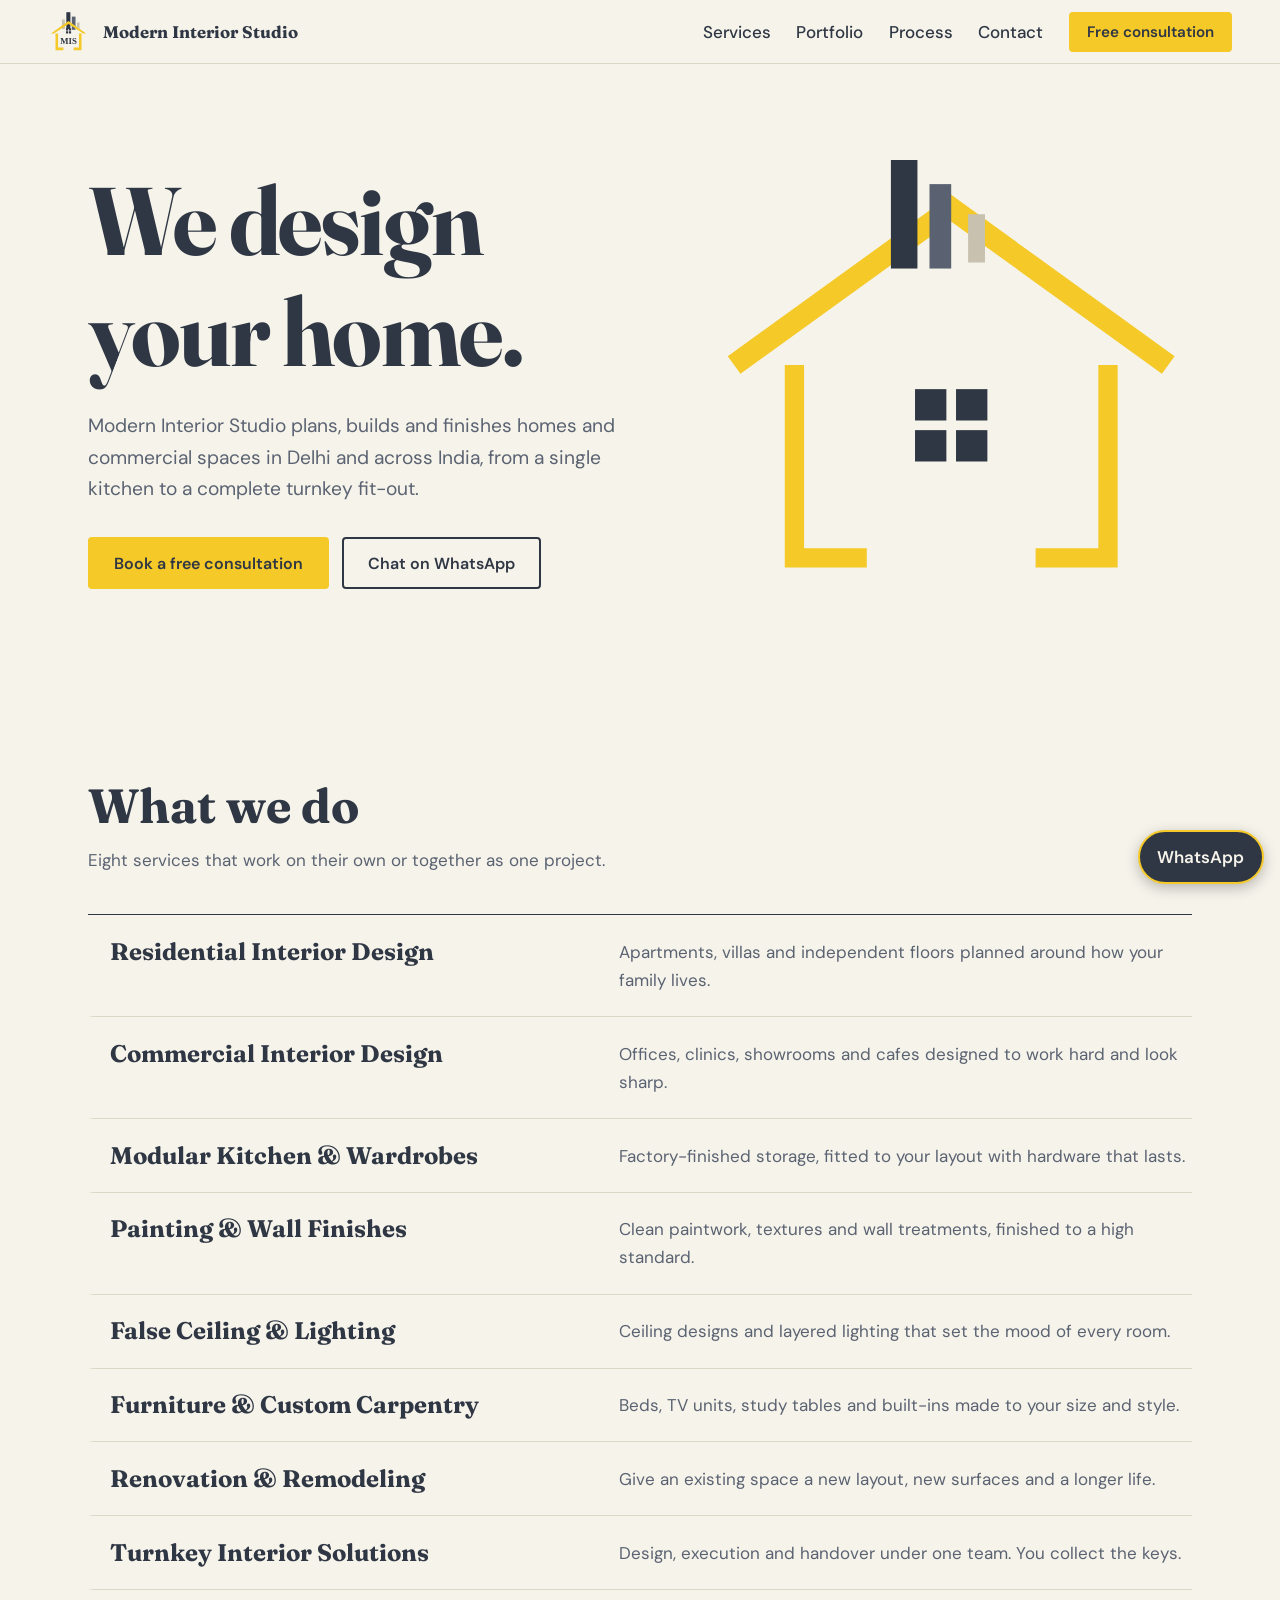
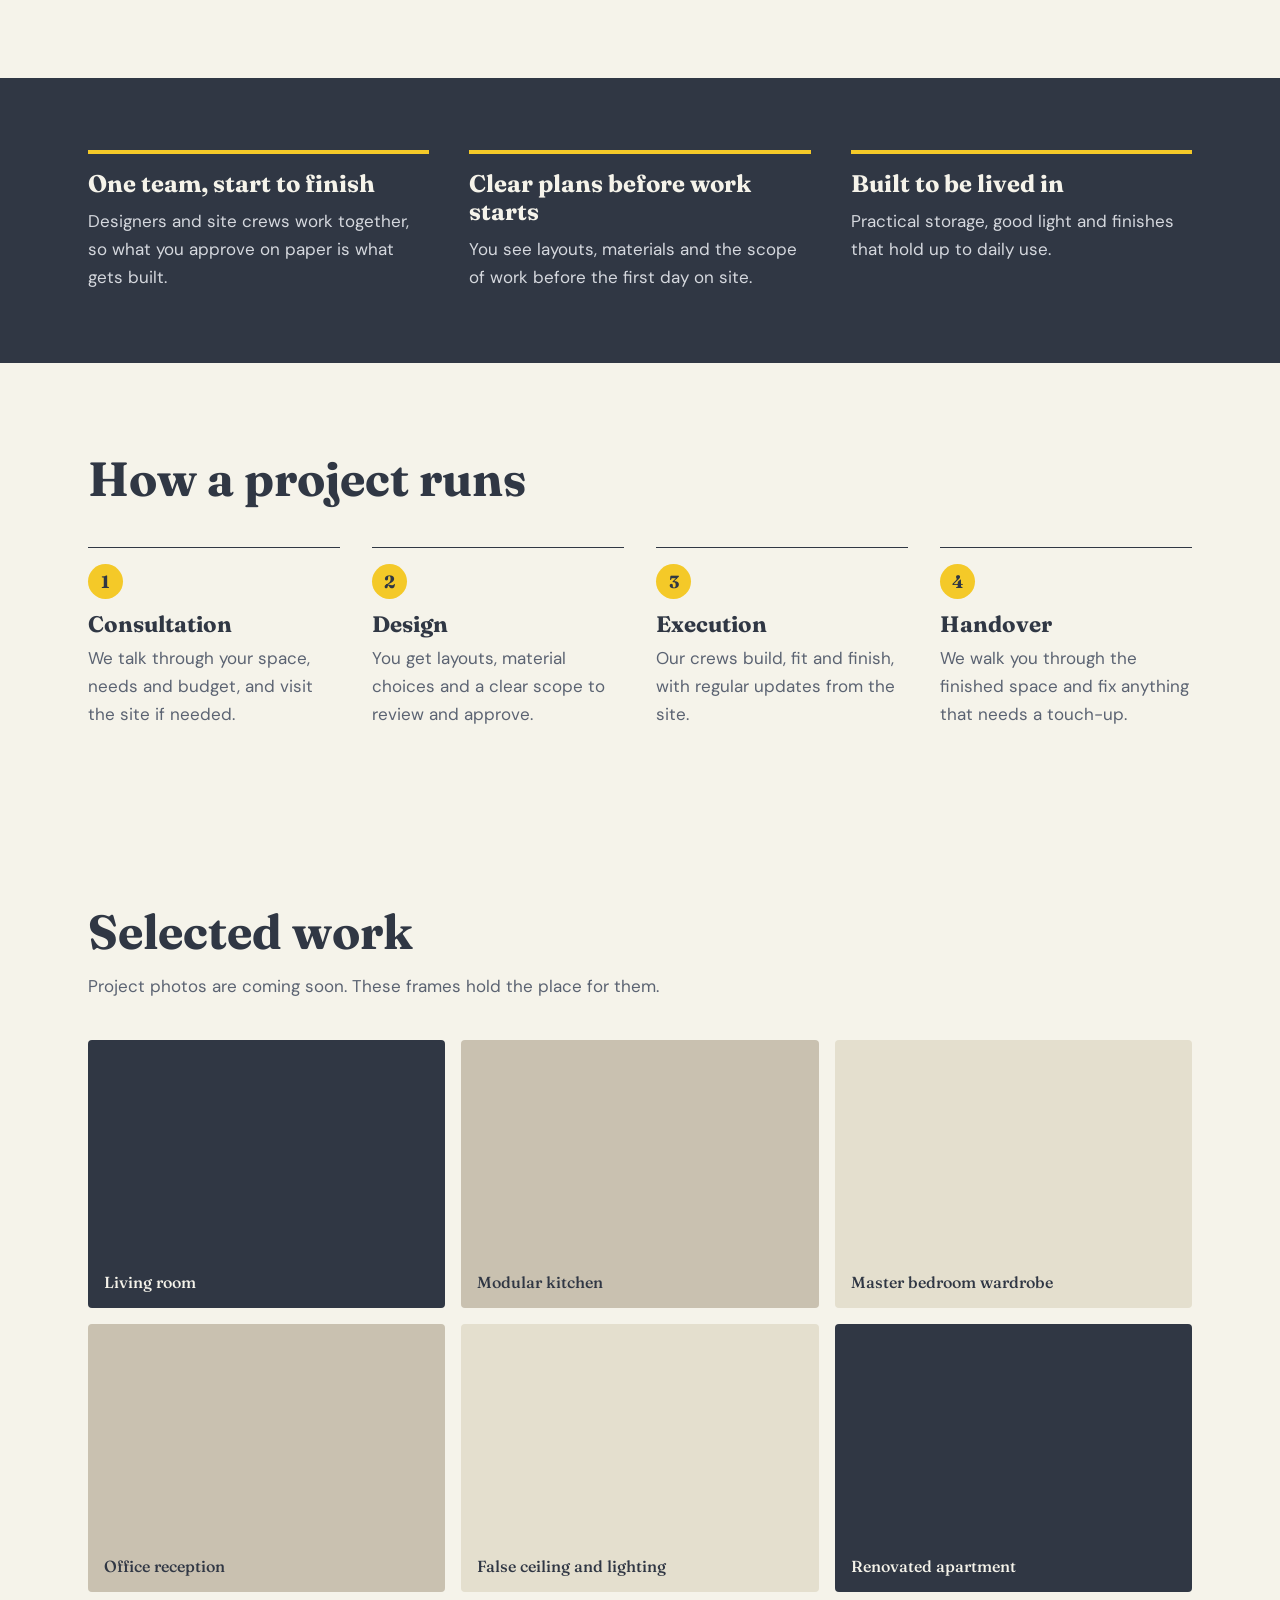
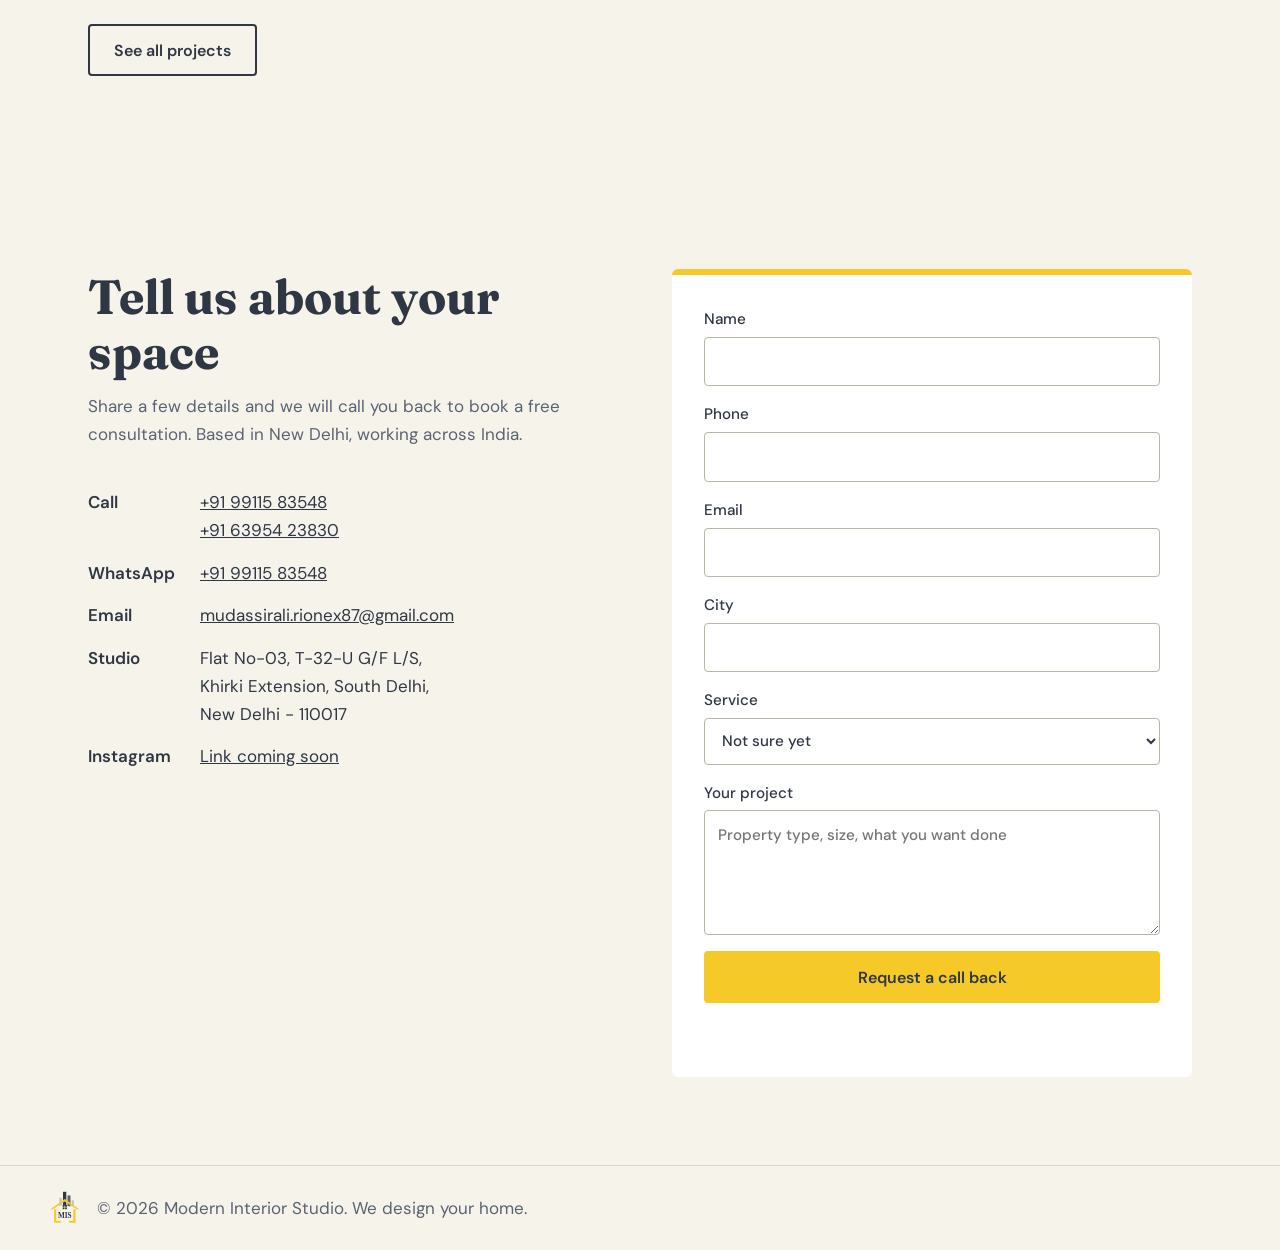
<file: index.html>
<!DOCTYPE html>
<html lang="en">
<head>
<meta charset="utf-8">
<meta name="viewport" content="width=device-width, initial-scale=1">
<title>Modern Interior Studio | Interior Designers in Delhi, Services Across India</title>
<meta name="description" content="Modern Interior Studio designs and builds homes and commercial spaces: modular kitchens, wardrobes, false ceilings, painting, carpentry, renovation and turnkey interiors. Based in Delhi, serving all of India.">
<link rel="canonical" href="https://moderninteriorstudio.com/">
<link rel="icon" href="logo.svg" type="image/svg+xml">
<meta property="og:title" content="Modern Interior Studio: we design your home">
<meta property="og:description" content="Residential and commercial interiors, modular kitchens, renovation and turnkey solutions. Delhi-based, PAN India.">
<meta property="og:type" content="website">
<meta property="og:url" content="https://moderninteriorstudio.com/">
<link rel="preconnect" href="https://fonts.googleapis.com">
<link rel="preconnect" href="https://fonts.gstatic.com" crossorigin>
<link href="https://fonts.googleapis.com/css2?family=DM+Sans:wght@400;500;600&family=Fraunces:ital,opsz,wght@0,9..144,500;0,9..144,700;1,9..144,400&display=swap" rel="stylesheet">
<link rel="stylesheet" href="styles.css">
<script type="application/ld+json">
{"@context":"https://schema.org","@type":"HomeAndConstructionBusiness","name":"Modern Interior Studio","url":"https://moderninteriorstudio.com","slogan":"we design your home","telephone":"+919911583548","email":"mudassirali.rionex87@gmail.com","address":{"@type":"PostalAddress","streetAddress":"Flat No-03, T-32-U G/F L/S, Khirki Extension","addressLocality":"New Delhi","addressRegion":"Delhi","postalCode":"110017","addressCountry":"IN"},"areaServed":"India"}
</script>
</head>
<body>
<header class="top">
  <a class="brand" href="#top" aria-label="Modern Interior Studio home"><img src="logo.svg" alt="" width="44" height="44"><span>Modern Interior Studio</span></a>
  <button class="menu-btn" aria-expanded="false" aria-controls="nav">Menu</button>
  <nav id="nav"><a href="services.html">Services</a><a href="portfolio.html">Portfolio</a><a href="index.html#process">Process</a><a href="index.html#contact">Contact</a><a class="btn btn-sm" href="index.html#contact">Free consultation</a></nav>
</header>

<main id="top">
<section class="hero">
  <div class="hero-copy">
    <h1>We design<br>your home.</h1>
    <p>Modern Interior Studio plans, builds and finishes homes and commercial spaces in Delhi and across India, from a single kitchen to a complete turnkey fit-out.</p>
    <div class="actions">
      <a class="btn" href="#contact">Book a free consultation</a>
      <a class="btn btn-ghost" href="https://wa.me/919911583548?text=Hi%20Modern%20Interior%20Studio%2C%20I%27d%20like%20to%20discuss%20an%20interior%20project." target="_blank" rel="noopener">Chat on WhatsApp</a>
    </div>
  </div>
  <svg class="hero-house" viewBox="0 0 400 360" aria-hidden="true">
    <path class="draw" d="M20 170 L200 40 L380 170"/>
    <path class="draw d2" d="M70 170 V330 H130 M330 170 V330 H270"/>
    <g class="bars"><rect x="150" y="0" width="22" height="90"/><rect x="182" y="20" width="18" height="70"/><rect x="214" y="45" width="14" height="40"/></g>
    <g class="win"><rect x="170" y="190" width="26" height="26"/><rect x="204" y="190" width="26" height="26"/><rect x="170" y="224" width="26" height="26"/><rect x="204" y="224" width="26" height="26"/></g>
  </svg>
</section>

<section id="services" class="sec">
  <h2>What we do</h2>
  <p class="lead">Eight services that work on their own or together as one project.</p>
  <ul class="svc">
    <li><h3><a href="residential-interior-design.html">Residential Interior Design</a></h3><p>Apartments, villas and independent floors planned around how your family lives.</p></li>
    <li><h3><a href="commercial-interior-design.html">Commercial Interior Design</a></h3><p>Offices, clinics, showrooms and cafes designed to work hard and look sharp.</p></li>
    <li><h3><a href="modular-kitchen-wardrobes.html">Modular Kitchen &amp; Wardrobes</a></h3><p>Factory-finished storage, fitted to your layout with hardware that lasts.</p></li>
    <li><h3><a href="painting-wall-finishes.html">Painting &amp; Wall Finishes</a></h3><p>Clean paintwork, textures and wall treatments, finished to a high standard.</p></li>
    <li><h3><a href="false-ceiling-lighting.html">False Ceiling &amp; Lighting</a></h3><p>Ceiling designs and layered lighting that set the mood of every room.</p></li>
    <li><h3><a href="furniture-custom-carpentry.html">Furniture &amp; Custom Carpentry</a></h3><p>Beds, TV units, study tables and built-ins made to your size and style.</p></li>
    <li><h3><a href="renovation-remodeling.html">Renovation &amp; Remodeling</a></h3><p>Give an existing space a new layout, new surfaces and a longer life.</p></li>
    <li><h3><a href="turnkey-interior-solutions.html">Turnkey Interior Solutions</a></h3><p>Design, execution and handover under one team. You collect the keys.</p></li>
  </ul>
</section>

<section class="band">
  <div class="band-in">
    <div><h3>One team, start to finish</h3><p>Designers and site crews work together, so what you approve on paper is what gets built.</p></div>
    <div><h3>Clear plans before work starts</h3><p>You see layouts, materials and the scope of work before the first day on site.</p></div>
    <div><h3>Built to be lived in</h3><p>Practical storage, good light and finishes that hold up to daily use.</p></div>
  </div>
</section>

<section id="process" class="sec">
  <h2>How a project runs</h2>
  <ol class="steps">
    <li><h3>Consultation</h3><p>We talk through your space, needs and budget, and visit the site if needed.</p></li>
    <li><h3>Design</h3><p>You get layouts, material choices and a clear scope to review and approve.</p></li>
    <li><h3>Execution</h3><p>Our crews build, fit and finish, with regular updates from the site.</p></li>
    <li><h3>Handover</h3><p>We walk you through the finished space and fix anything that needs a touch-up.</p></li>
  </ol>
</section>

<section id="projects" class="sec">
  <h2>Selected work</h2>
  <p class="lead">Project photos are coming soon. These frames hold the place for them.</p>
  <div class="grid">
    <figure class="ph t1"><figcaption>Living room</figcaption></figure>
    <figure class="ph t2"><figcaption>Modular kitchen</figcaption></figure>
    <figure class="ph t3"><figcaption>Master bedroom wardrobe</figcaption></figure>
    <figure class="ph t2"><figcaption>Office reception</figcaption></figure>
    <figure class="ph t3"><figcaption>False ceiling and lighting</figcaption></figure>
    <figure class="ph t1"><figcaption>Renovated apartment</figcaption></figure>
  </div>
  <p style="margin-top:2rem"><a class="btn btn-ghost" href="portfolio.html">See all projects</a></p>
</section>

<section id="contact" class="sec contact">
  <div>
    <h2>Tell us about your space</h2>
    <p class="lead">Share a few details and we will call you back to book a free consultation. Based in New Delhi, working across India.</p>
    <dl class="info">
      <dt>Call</dt><dd><a href="tel:+919911583548">+91 99115 83548</a><br><a href="tel:+916395423830">+91 63954 23830</a></dd>
      <dt>WhatsApp</dt><dd><a href="https://wa.me/919911583548" target="_blank" rel="noopener">+91 99115 83548</a></dd>
      <dt>Email</dt><dd><a href="mailto:mudassirali.rionex87@gmail.com">mudassirali.rionex87@gmail.com</a></dd>
      <dt>Studio</dt><dd>Flat No-03, T-32-U G/F L/S,<br>Khirki Extension, South Delhi,<br>New Delhi - 110017</dd>
      <dt>Instagram</dt><dd><a href="#" id="ig">Link coming soon</a></dd>
    </dl>
  </div>
  <form name="contact" method="POST" action="/thanks.html" data-netlify="true" netlify-honeypot="bot-field" id="form">
    <input type="hidden" name="form-name" value="contact">
    <p class="hp"><label>Leave empty <input name="bot-field"></label></p>
    <label>Name<input name="name" required autocomplete="name"></label>
    <label>Phone<input name="phone" type="tel" required autocomplete="tel"></label>
    <label>Email<input name="email" type="email" autocomplete="email"></label>
    <label>City<input name="city" autocomplete="address-level2"></label>
    <label>Service
      <select name="service">
        <option>Not sure yet</option><option>Residential Interior Design</option><option>Commercial Interior Design</option>
        <option>Modular Kitchen &amp; Wardrobes</option><option>Painting &amp; Wall Finishes</option><option>False Ceiling &amp; Lighting</option>
        <option>Furniture &amp; Custom Carpentry</option><option>Renovation &amp; Remodeling</option><option>Turnkey Interior Solutions</option>
      </select>
    </label>
    <label>Your project<textarea name="message" rows="4" placeholder="Property type, size, what you want done"></textarea></label>
    <button class="btn" type="submit">Request a call back</button>
    <p class="status" id="status" role="status"></p>
  </form>
</section>
</main>

<footer class="foot">
  <img src="logo.svg" alt="" width="36" height="36">
  <p>&copy; <span id="yr">2026</span> Modern Interior Studio. We design your home.</p>
</footer>

<a class="wa" href="https://wa.me/919911583548" target="_blank" rel="noopener" aria-label="Chat on WhatsApp">WhatsApp</a>
<script src="main.js"></script>
</body>
</html>
</file>
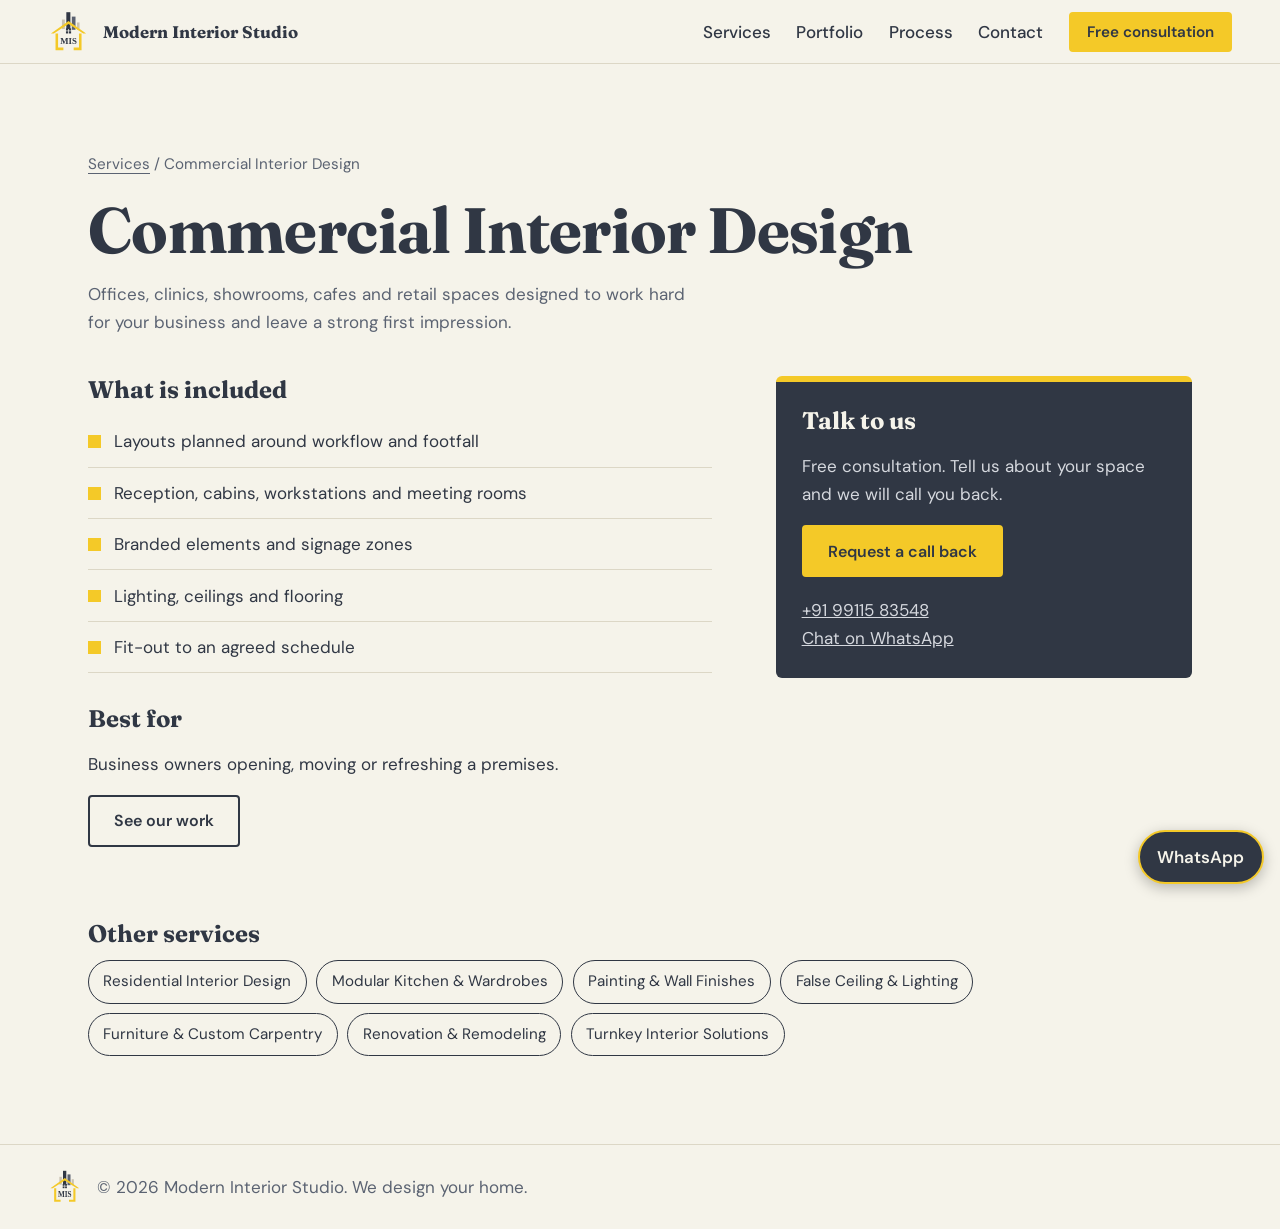
<file: commercial-interior-design.html>
<!DOCTYPE html>
<html lang="en"><head><meta charset="utf-8"><meta name="viewport" content="width=device-width, initial-scale=1">
<title>Commercial Interior Design | Modern Interior Studio</title><meta name="description" content="Offices, clinics, showrooms, cafes and retail spaces designed to work hard for your business and leave a strong first impression.">
<link rel="canonical" href="https://moderninteriorstudio.com/commercial-interior-design.html"><link rel="icon" href="logo.svg" type="image/svg+xml">
<link rel="preconnect" href="https://fonts.googleapis.com"><link rel="preconnect" href="https://fonts.gstatic.com" crossorigin>
<link href="https://fonts.googleapis.com/css2?family=DM+Sans:wght@400;500;600&family=Fraunces:ital,opsz,wght@0,9..144,500;0,9..144,700;1,9..144,400&display=swap" rel="stylesheet">
<link rel="stylesheet" href="styles.css"></head><body>
<header class="top"><a class="brand" href="index.html" aria-label="Modern Interior Studio home"><img src="logo.svg" alt="" width="44" height="44"><span>Modern Interior Studio</span></a>
<button class="menu-btn" aria-expanded="false" aria-controls="nav">Menu</button><nav id="nav"><a href="services.html">Services</a><a href="portfolio.html">Portfolio</a><a href="index.html#process">Process</a><a href="index.html#contact">Contact</a><a class="btn btn-sm" href="index.html#contact">Free consultation</a></nav></header><main><section class="sec"><p class="crumb"><a href="services.html">Services</a> / Commercial Interior Design</p>
<h1 class="ph1">Commercial Interior Design</h1><p class="lead">Offices, clinics, showrooms, cafes and retail spaces designed to work hard for your business and leave a strong first impression.</p>
<div class="two"><div><h2 class="h3">What is included</h2><ul class="incl"><li>Layouts planned around workflow and footfall</li><li>Reception, cabins, workstations and meeting rooms</li><li>Branded elements and signage zones</li><li>Lighting, ceilings and flooring</li><li>Fit-out to an agreed schedule</li></ul>
<h2 class="h3">Best for</h2><p>Business owners opening, moving or refreshing a premises.</p><p><a class="btn btn-ghost" href="portfolio.html">See our work</a></p></div><aside class="side"><h3>Talk to us</h3><p>Free consultation. Tell us about your space and we will call you back.</p>
<a class="btn" href="index.html#contact">Request a call back</a><p class="sm"><a href="tel:+919911583548">+91 99115 83548</a><br><a href="https://wa.me/919911583548" target="_blank" rel="noopener">Chat on WhatsApp</a></p></aside></div>
<h2 class="h3 rel-h">Other services</h2><ul class="rel"><li><a href="residential-interior-design.html">Residential Interior Design</a></li><li><a href="modular-kitchen-wardrobes.html">Modular Kitchen &amp; Wardrobes</a></li><li><a href="painting-wall-finishes.html">Painting &amp; Wall Finishes</a></li><li><a href="false-ceiling-lighting.html">False Ceiling &amp; Lighting</a></li><li><a href="furniture-custom-carpentry.html">Furniture &amp; Custom Carpentry</a></li><li><a href="renovation-remodeling.html">Renovation &amp; Remodeling</a></li><li><a href="turnkey-interior-solutions.html">Turnkey Interior Solutions</a></li></ul></section></main><footer class="foot"><img src="logo.svg" alt="" width="36" height="36"><p>&copy; <span id="yr">2026</span> Modern Interior Studio. We design your home.</p></footer>
<a class="wa" href="https://wa.me/919911583548" target="_blank" rel="noopener" aria-label="Chat on WhatsApp">WhatsApp</a><script src="main.js"></script></body></html>
</file>
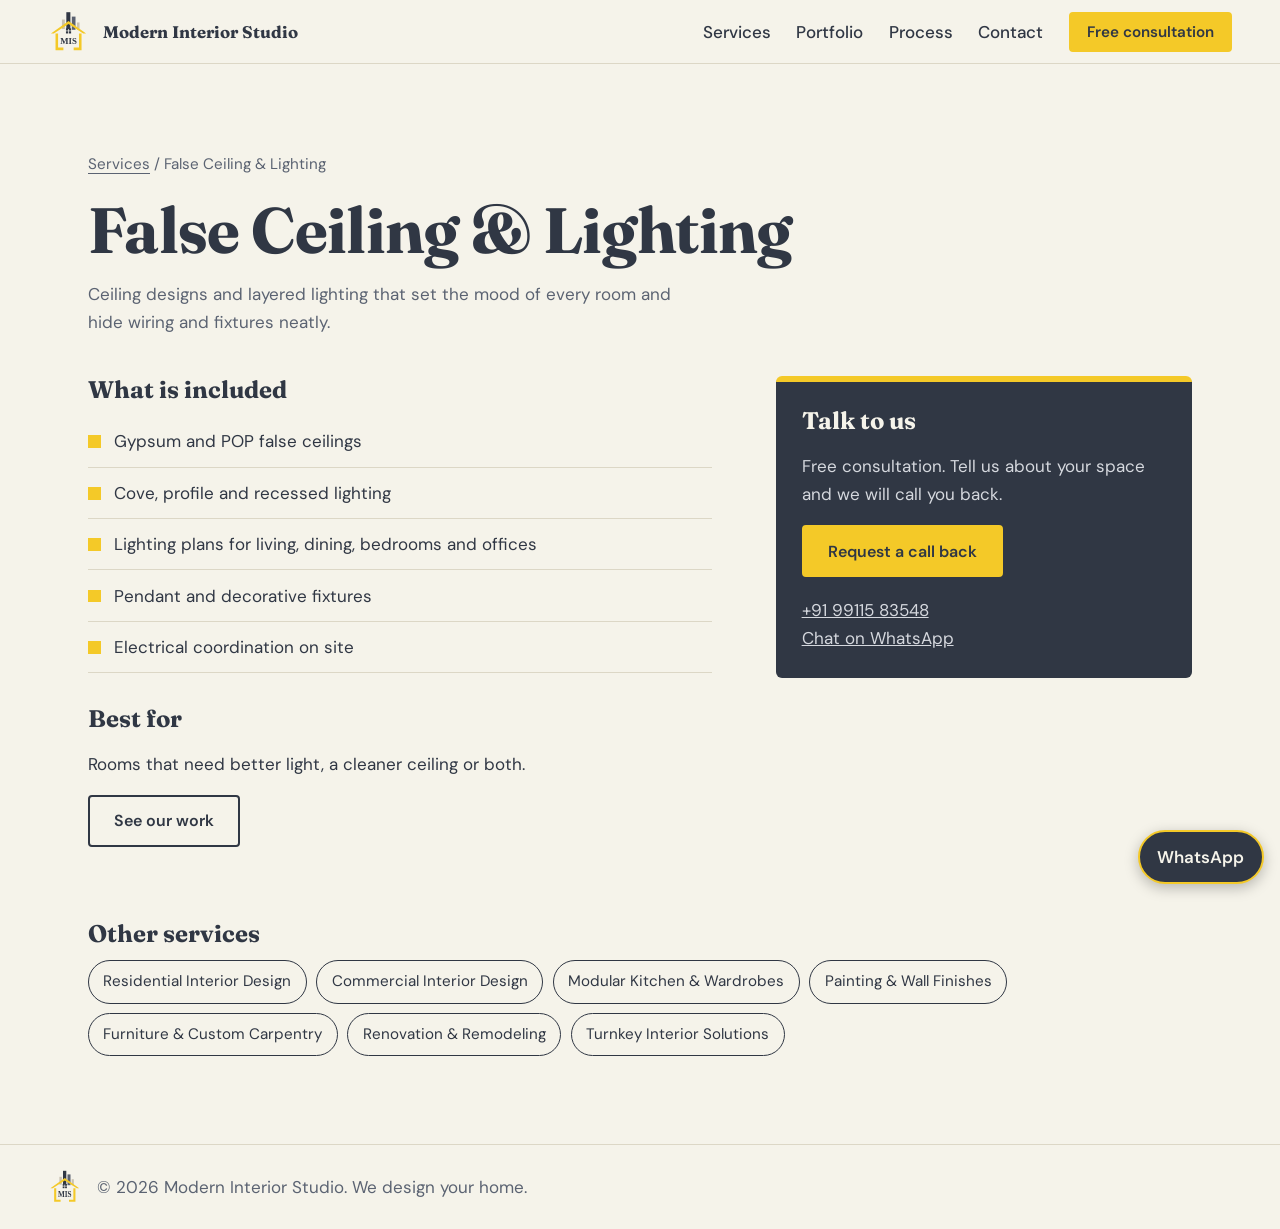
<file: false-ceiling-lighting.html>
<!DOCTYPE html>
<html lang="en"><head><meta charset="utf-8"><meta name="viewport" content="width=device-width, initial-scale=1">
<title>False Ceiling &amp; Lighting | Modern Interior Studio</title><meta name="description" content="Ceiling designs and layered lighting that set the mood of every room and hide wiring and fixtures neatly.">
<link rel="canonical" href="https://moderninteriorstudio.com/false-ceiling-lighting.html"><link rel="icon" href="logo.svg" type="image/svg+xml">
<link rel="preconnect" href="https://fonts.googleapis.com"><link rel="preconnect" href="https://fonts.gstatic.com" crossorigin>
<link href="https://fonts.googleapis.com/css2?family=DM+Sans:wght@400;500;600&family=Fraunces:ital,opsz,wght@0,9..144,500;0,9..144,700;1,9..144,400&display=swap" rel="stylesheet">
<link rel="stylesheet" href="styles.css"></head><body>
<header class="top"><a class="brand" href="index.html" aria-label="Modern Interior Studio home"><img src="logo.svg" alt="" width="44" height="44"><span>Modern Interior Studio</span></a>
<button class="menu-btn" aria-expanded="false" aria-controls="nav">Menu</button><nav id="nav"><a href="services.html">Services</a><a href="portfolio.html">Portfolio</a><a href="index.html#process">Process</a><a href="index.html#contact">Contact</a><a class="btn btn-sm" href="index.html#contact">Free consultation</a></nav></header><main><section class="sec"><p class="crumb"><a href="services.html">Services</a> / False Ceiling &amp; Lighting</p>
<h1 class="ph1">False Ceiling &amp; Lighting</h1><p class="lead">Ceiling designs and layered lighting that set the mood of every room and hide wiring and fixtures neatly.</p>
<div class="two"><div><h2 class="h3">What is included</h2><ul class="incl"><li>Gypsum and POP false ceilings</li><li>Cove, profile and recessed lighting</li><li>Lighting plans for living, dining, bedrooms and offices</li><li>Pendant and decorative fixtures</li><li>Electrical coordination on site</li></ul>
<h2 class="h3">Best for</h2><p>Rooms that need better light, a cleaner ceiling or both.</p><p><a class="btn btn-ghost" href="portfolio.html">See our work</a></p></div><aside class="side"><h3>Talk to us</h3><p>Free consultation. Tell us about your space and we will call you back.</p>
<a class="btn" href="index.html#contact">Request a call back</a><p class="sm"><a href="tel:+919911583548">+91 99115 83548</a><br><a href="https://wa.me/919911583548" target="_blank" rel="noopener">Chat on WhatsApp</a></p></aside></div>
<h2 class="h3 rel-h">Other services</h2><ul class="rel"><li><a href="residential-interior-design.html">Residential Interior Design</a></li><li><a href="commercial-interior-design.html">Commercial Interior Design</a></li><li><a href="modular-kitchen-wardrobes.html">Modular Kitchen &amp; Wardrobes</a></li><li><a href="painting-wall-finishes.html">Painting &amp; Wall Finishes</a></li><li><a href="furniture-custom-carpentry.html">Furniture &amp; Custom Carpentry</a></li><li><a href="renovation-remodeling.html">Renovation &amp; Remodeling</a></li><li><a href="turnkey-interior-solutions.html">Turnkey Interior Solutions</a></li></ul></section></main><footer class="foot"><img src="logo.svg" alt="" width="36" height="36"><p>&copy; <span id="yr">2026</span> Modern Interior Studio. We design your home.</p></footer>
<a class="wa" href="https://wa.me/919911583548" target="_blank" rel="noopener" aria-label="Chat on WhatsApp">WhatsApp</a><script src="main.js"></script></body></html>
</file>
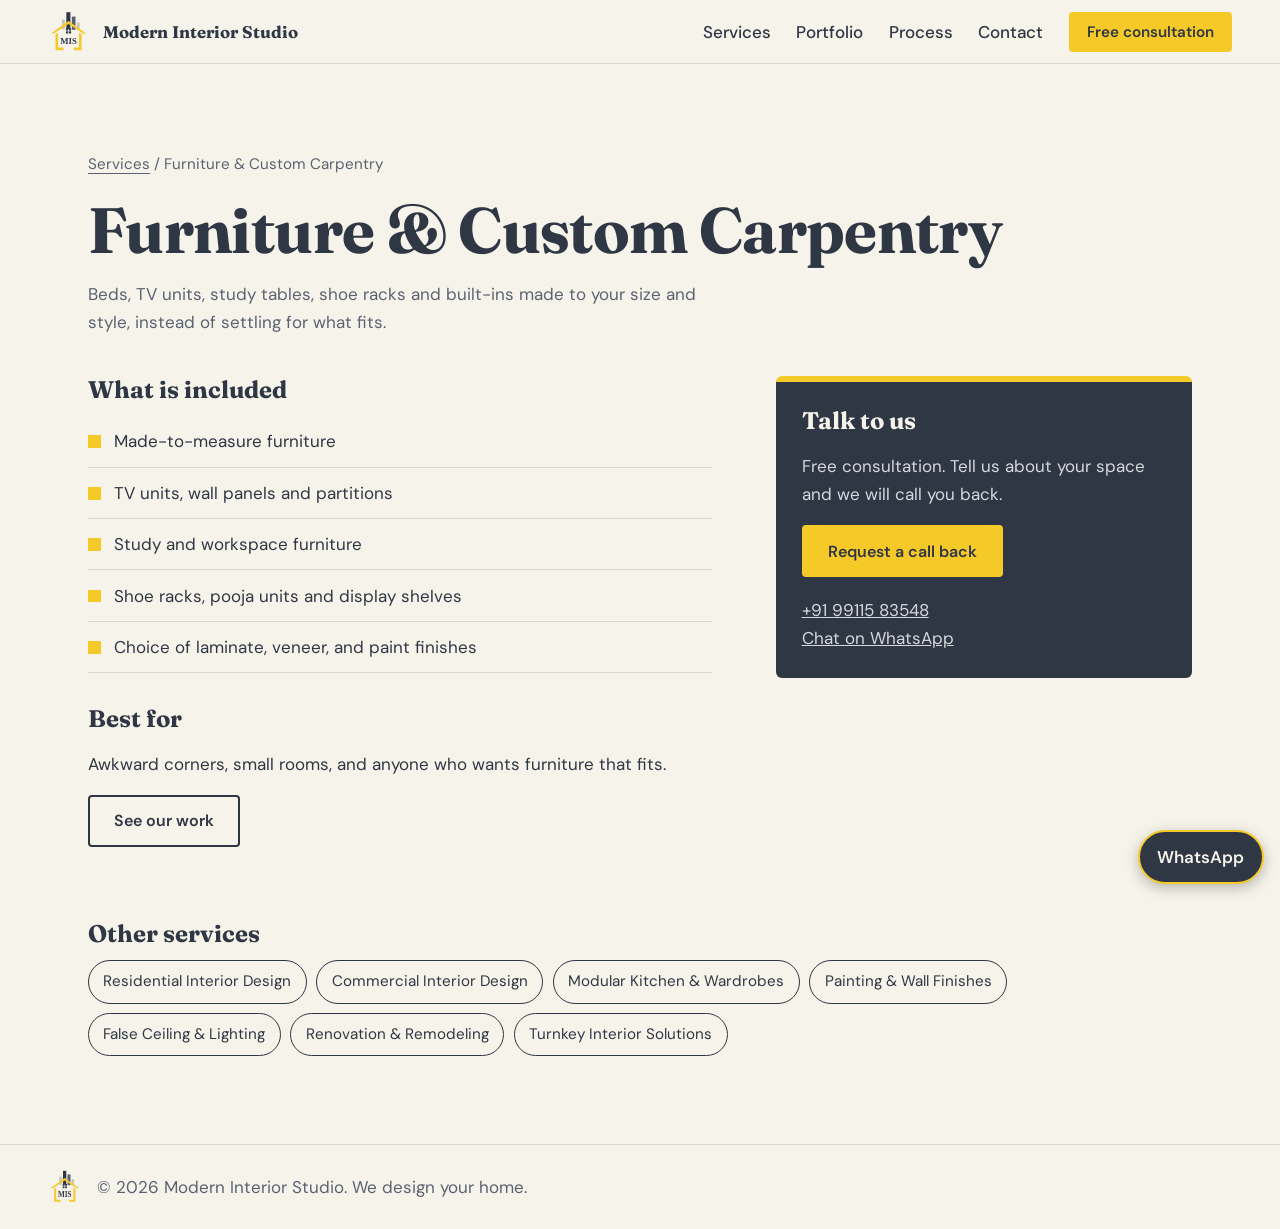
<file: furniture-custom-carpentry.html>
<!DOCTYPE html>
<html lang="en"><head><meta charset="utf-8"><meta name="viewport" content="width=device-width, initial-scale=1">
<title>Furniture &amp; Custom Carpentry | Modern Interior Studio</title><meta name="description" content="Beds, TV units, study tables, shoe racks and built-ins made to your size and style, instead of settling for what fits.">
<link rel="canonical" href="https://moderninteriorstudio.com/furniture-custom-carpentry.html"><link rel="icon" href="logo.svg" type="image/svg+xml">
<link rel="preconnect" href="https://fonts.googleapis.com"><link rel="preconnect" href="https://fonts.gstatic.com" crossorigin>
<link href="https://fonts.googleapis.com/css2?family=DM+Sans:wght@400;500;600&family=Fraunces:ital,opsz,wght@0,9..144,500;0,9..144,700;1,9..144,400&display=swap" rel="stylesheet">
<link rel="stylesheet" href="styles.css"></head><body>
<header class="top"><a class="brand" href="index.html" aria-label="Modern Interior Studio home"><img src="logo.svg" alt="" width="44" height="44"><span>Modern Interior Studio</span></a>
<button class="menu-btn" aria-expanded="false" aria-controls="nav">Menu</button><nav id="nav"><a href="services.html">Services</a><a href="portfolio.html">Portfolio</a><a href="index.html#process">Process</a><a href="index.html#contact">Contact</a><a class="btn btn-sm" href="index.html#contact">Free consultation</a></nav></header><main><section class="sec"><p class="crumb"><a href="services.html">Services</a> / Furniture &amp; Custom Carpentry</p>
<h1 class="ph1">Furniture &amp; Custom Carpentry</h1><p class="lead">Beds, TV units, study tables, shoe racks and built-ins made to your size and style, instead of settling for what fits.</p>
<div class="two"><div><h2 class="h3">What is included</h2><ul class="incl"><li>Made-to-measure furniture</li><li>TV units, wall panels and partitions</li><li>Study and workspace furniture</li><li>Shoe racks, pooja units and display shelves</li><li>Choice of laminate, veneer, and paint finishes</li></ul>
<h2 class="h3">Best for</h2><p>Awkward corners, small rooms, and anyone who wants furniture that fits.</p><p><a class="btn btn-ghost" href="portfolio.html">See our work</a></p></div><aside class="side"><h3>Talk to us</h3><p>Free consultation. Tell us about your space and we will call you back.</p>
<a class="btn" href="index.html#contact">Request a call back</a><p class="sm"><a href="tel:+919911583548">+91 99115 83548</a><br><a href="https://wa.me/919911583548" target="_blank" rel="noopener">Chat on WhatsApp</a></p></aside></div>
<h2 class="h3 rel-h">Other services</h2><ul class="rel"><li><a href="residential-interior-design.html">Residential Interior Design</a></li><li><a href="commercial-interior-design.html">Commercial Interior Design</a></li><li><a href="modular-kitchen-wardrobes.html">Modular Kitchen &amp; Wardrobes</a></li><li><a href="painting-wall-finishes.html">Painting &amp; Wall Finishes</a></li><li><a href="false-ceiling-lighting.html">False Ceiling &amp; Lighting</a></li><li><a href="renovation-remodeling.html">Renovation &amp; Remodeling</a></li><li><a href="turnkey-interior-solutions.html">Turnkey Interior Solutions</a></li></ul></section></main><footer class="foot"><img src="logo.svg" alt="" width="36" height="36"><p>&copy; <span id="yr">2026</span> Modern Interior Studio. We design your home.</p></footer>
<a class="wa" href="https://wa.me/919911583548" target="_blank" rel="noopener" aria-label="Chat on WhatsApp">WhatsApp</a><script src="main.js"></script></body></html>
</file>
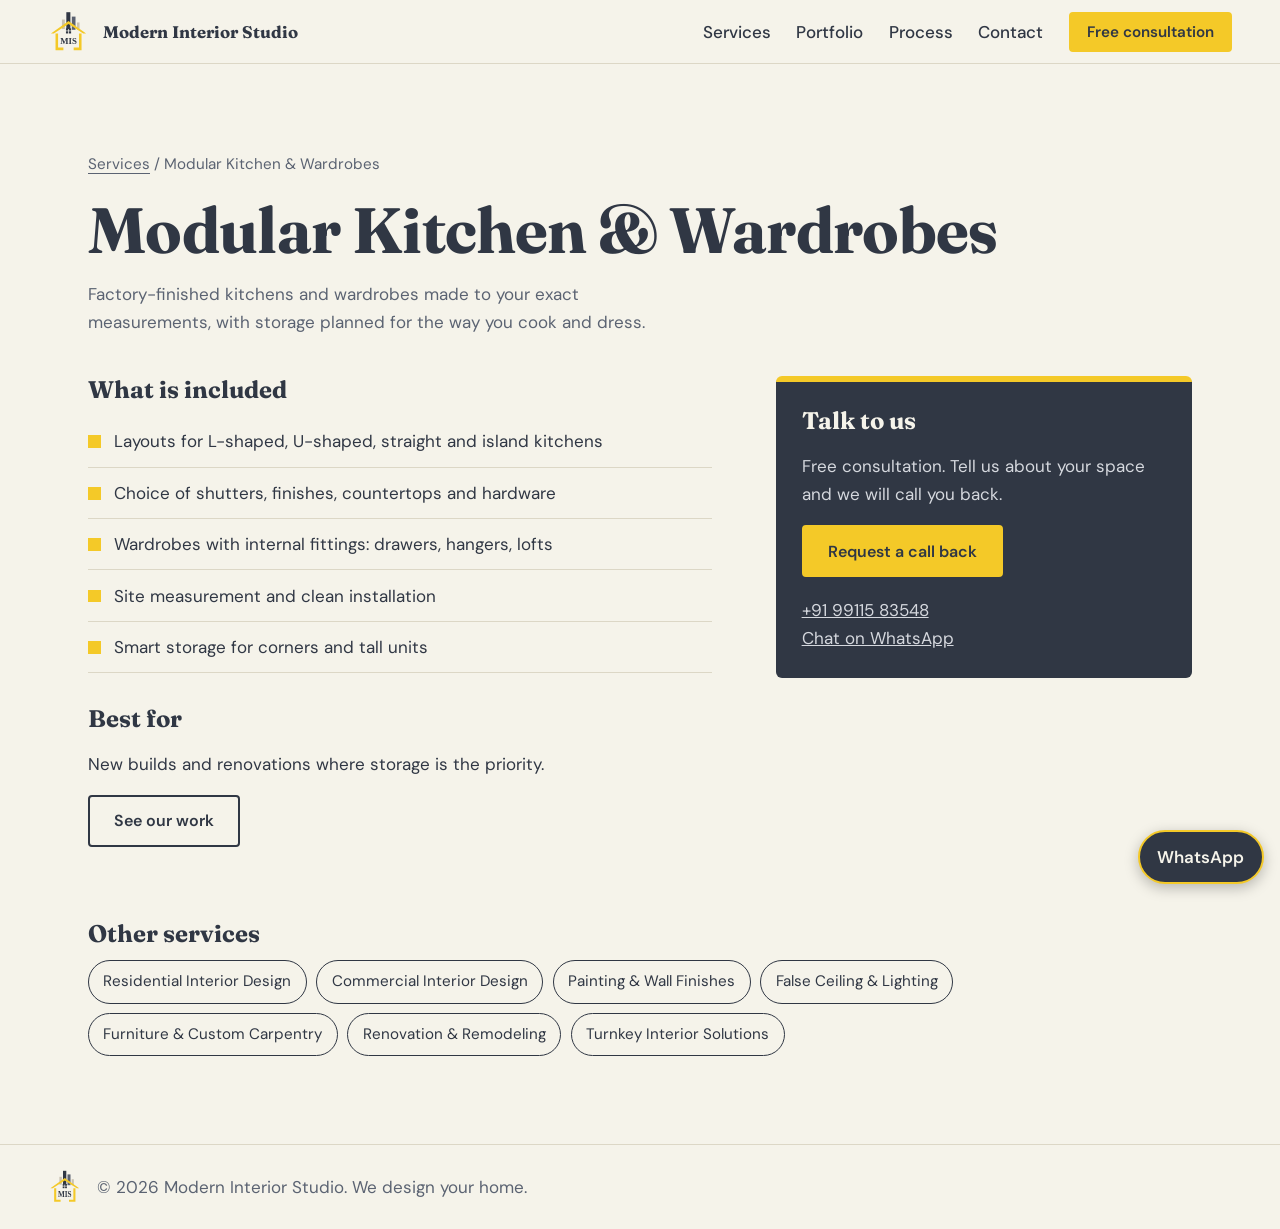
<file: modular-kitchen-wardrobes.html>
<!DOCTYPE html>
<html lang="en"><head><meta charset="utf-8"><meta name="viewport" content="width=device-width, initial-scale=1">
<title>Modular Kitchen &amp; Wardrobes | Modern Interior Studio</title><meta name="description" content="Factory-finished kitchens and wardrobes made to your exact measurements, with storage planned for the way you cook and dress.">
<link rel="canonical" href="https://moderninteriorstudio.com/modular-kitchen-wardrobes.html"><link rel="icon" href="logo.svg" type="image/svg+xml">
<link rel="preconnect" href="https://fonts.googleapis.com"><link rel="preconnect" href="https://fonts.gstatic.com" crossorigin>
<link href="https://fonts.googleapis.com/css2?family=DM+Sans:wght@400;500;600&family=Fraunces:ital,opsz,wght@0,9..144,500;0,9..144,700;1,9..144,400&display=swap" rel="stylesheet">
<link rel="stylesheet" href="styles.css"></head><body>
<header class="top"><a class="brand" href="index.html" aria-label="Modern Interior Studio home"><img src="logo.svg" alt="" width="44" height="44"><span>Modern Interior Studio</span></a>
<button class="menu-btn" aria-expanded="false" aria-controls="nav">Menu</button><nav id="nav"><a href="services.html">Services</a><a href="portfolio.html">Portfolio</a><a href="index.html#process">Process</a><a href="index.html#contact">Contact</a><a class="btn btn-sm" href="index.html#contact">Free consultation</a></nav></header><main><section class="sec"><p class="crumb"><a href="services.html">Services</a> / Modular Kitchen &amp; Wardrobes</p>
<h1 class="ph1">Modular Kitchen &amp; Wardrobes</h1><p class="lead">Factory-finished kitchens and wardrobes made to your exact measurements, with storage planned for the way you cook and dress.</p>
<div class="two"><div><h2 class="h3">What is included</h2><ul class="incl"><li>Layouts for L-shaped, U-shaped, straight and island kitchens</li><li>Choice of shutters, finishes, countertops and hardware</li><li>Wardrobes with internal fittings: drawers, hangers, lofts</li><li>Site measurement and clean installation</li><li>Smart storage for corners and tall units</li></ul>
<h2 class="h3">Best for</h2><p>New builds and renovations where storage is the priority.</p><p><a class="btn btn-ghost" href="portfolio.html">See our work</a></p></div><aside class="side"><h3>Talk to us</h3><p>Free consultation. Tell us about your space and we will call you back.</p>
<a class="btn" href="index.html#contact">Request a call back</a><p class="sm"><a href="tel:+919911583548">+91 99115 83548</a><br><a href="https://wa.me/919911583548" target="_blank" rel="noopener">Chat on WhatsApp</a></p></aside></div>
<h2 class="h3 rel-h">Other services</h2><ul class="rel"><li><a href="residential-interior-design.html">Residential Interior Design</a></li><li><a href="commercial-interior-design.html">Commercial Interior Design</a></li><li><a href="painting-wall-finishes.html">Painting &amp; Wall Finishes</a></li><li><a href="false-ceiling-lighting.html">False Ceiling &amp; Lighting</a></li><li><a href="furniture-custom-carpentry.html">Furniture &amp; Custom Carpentry</a></li><li><a href="renovation-remodeling.html">Renovation &amp; Remodeling</a></li><li><a href="turnkey-interior-solutions.html">Turnkey Interior Solutions</a></li></ul></section></main><footer class="foot"><img src="logo.svg" alt="" width="36" height="36"><p>&copy; <span id="yr">2026</span> Modern Interior Studio. We design your home.</p></footer>
<a class="wa" href="https://wa.me/919911583548" target="_blank" rel="noopener" aria-label="Chat on WhatsApp">WhatsApp</a><script src="main.js"></script></body></html>
</file>
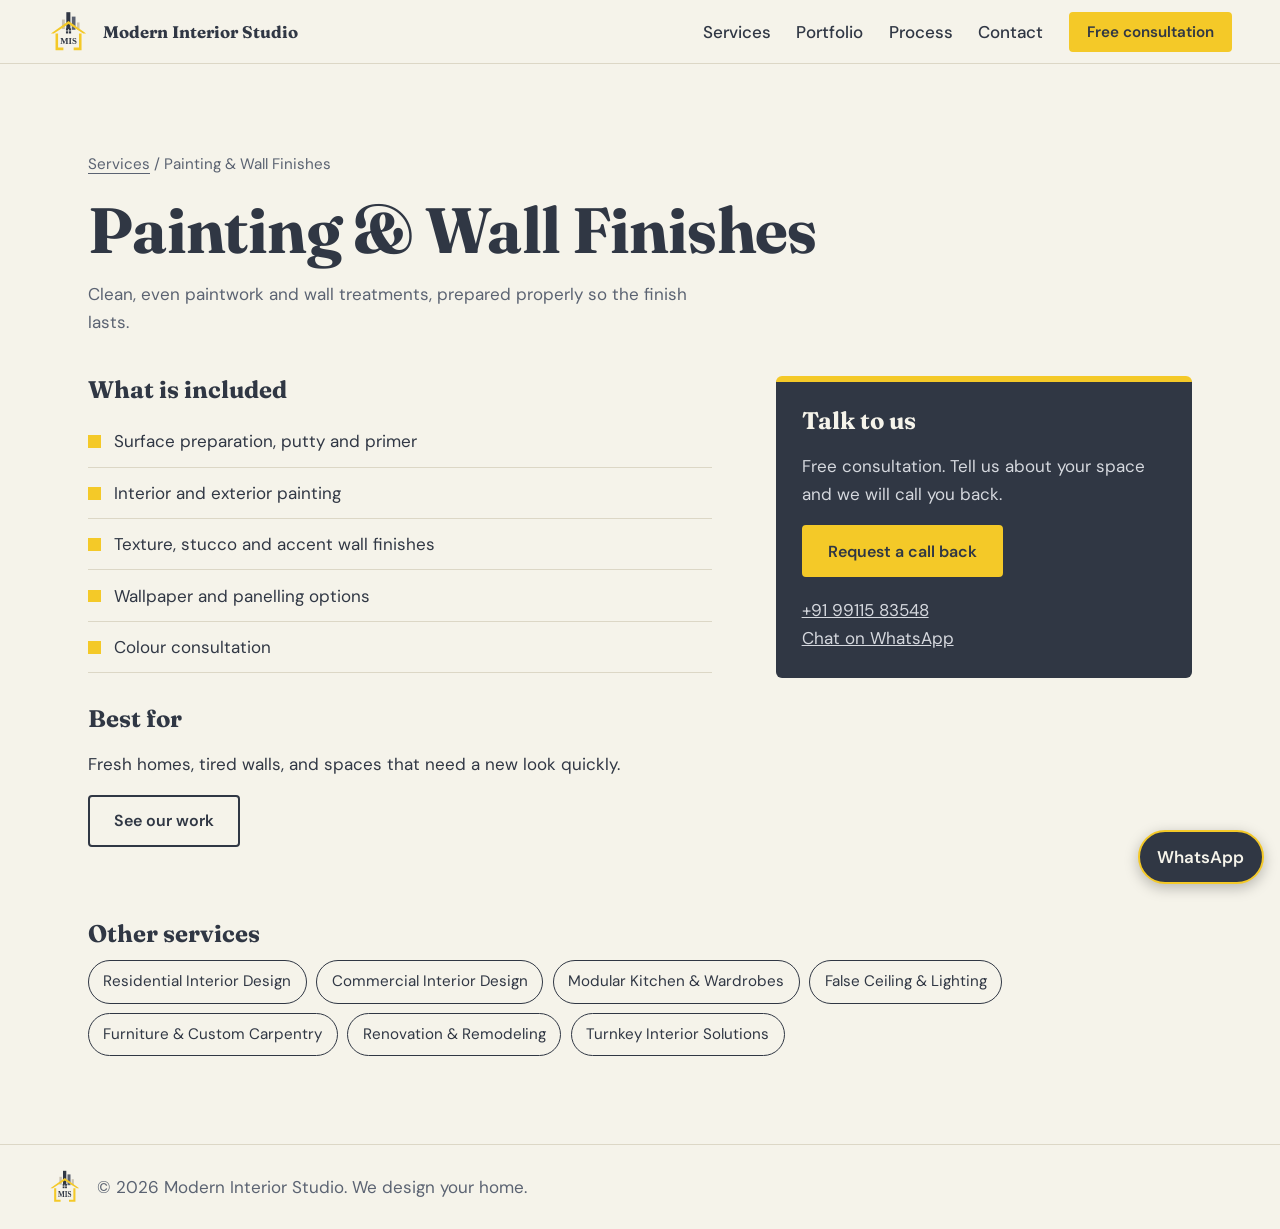
<file: painting-wall-finishes.html>
<!DOCTYPE html>
<html lang="en"><head><meta charset="utf-8"><meta name="viewport" content="width=device-width, initial-scale=1">
<title>Painting &amp; Wall Finishes | Modern Interior Studio</title><meta name="description" content="Clean, even paintwork and wall treatments, prepared properly so the finish lasts.">
<link rel="canonical" href="https://moderninteriorstudio.com/painting-wall-finishes.html"><link rel="icon" href="logo.svg" type="image/svg+xml">
<link rel="preconnect" href="https://fonts.googleapis.com"><link rel="preconnect" href="https://fonts.gstatic.com" crossorigin>
<link href="https://fonts.googleapis.com/css2?family=DM+Sans:wght@400;500;600&family=Fraunces:ital,opsz,wght@0,9..144,500;0,9..144,700;1,9..144,400&display=swap" rel="stylesheet">
<link rel="stylesheet" href="styles.css"></head><body>
<header class="top"><a class="brand" href="index.html" aria-label="Modern Interior Studio home"><img src="logo.svg" alt="" width="44" height="44"><span>Modern Interior Studio</span></a>
<button class="menu-btn" aria-expanded="false" aria-controls="nav">Menu</button><nav id="nav"><a href="services.html">Services</a><a href="portfolio.html">Portfolio</a><a href="index.html#process">Process</a><a href="index.html#contact">Contact</a><a class="btn btn-sm" href="index.html#contact">Free consultation</a></nav></header><main><section class="sec"><p class="crumb"><a href="services.html">Services</a> / Painting &amp; Wall Finishes</p>
<h1 class="ph1">Painting &amp; Wall Finishes</h1><p class="lead">Clean, even paintwork and wall treatments, prepared properly so the finish lasts.</p>
<div class="two"><div><h2 class="h3">What is included</h2><ul class="incl"><li>Surface preparation, putty and primer</li><li>Interior and exterior painting</li><li>Texture, stucco and accent wall finishes</li><li>Wallpaper and panelling options</li><li>Colour consultation</li></ul>
<h2 class="h3">Best for</h2><p>Fresh homes, tired walls, and spaces that need a new look quickly.</p><p><a class="btn btn-ghost" href="portfolio.html">See our work</a></p></div><aside class="side"><h3>Talk to us</h3><p>Free consultation. Tell us about your space and we will call you back.</p>
<a class="btn" href="index.html#contact">Request a call back</a><p class="sm"><a href="tel:+919911583548">+91 99115 83548</a><br><a href="https://wa.me/919911583548" target="_blank" rel="noopener">Chat on WhatsApp</a></p></aside></div>
<h2 class="h3 rel-h">Other services</h2><ul class="rel"><li><a href="residential-interior-design.html">Residential Interior Design</a></li><li><a href="commercial-interior-design.html">Commercial Interior Design</a></li><li><a href="modular-kitchen-wardrobes.html">Modular Kitchen &amp; Wardrobes</a></li><li><a href="false-ceiling-lighting.html">False Ceiling &amp; Lighting</a></li><li><a href="furniture-custom-carpentry.html">Furniture &amp; Custom Carpentry</a></li><li><a href="renovation-remodeling.html">Renovation &amp; Remodeling</a></li><li><a href="turnkey-interior-solutions.html">Turnkey Interior Solutions</a></li></ul></section></main><footer class="foot"><img src="logo.svg" alt="" width="36" height="36"><p>&copy; <span id="yr">2026</span> Modern Interior Studio. We design your home.</p></footer>
<a class="wa" href="https://wa.me/919911583548" target="_blank" rel="noopener" aria-label="Chat on WhatsApp">WhatsApp</a><script src="main.js"></script></body></html>
</file>
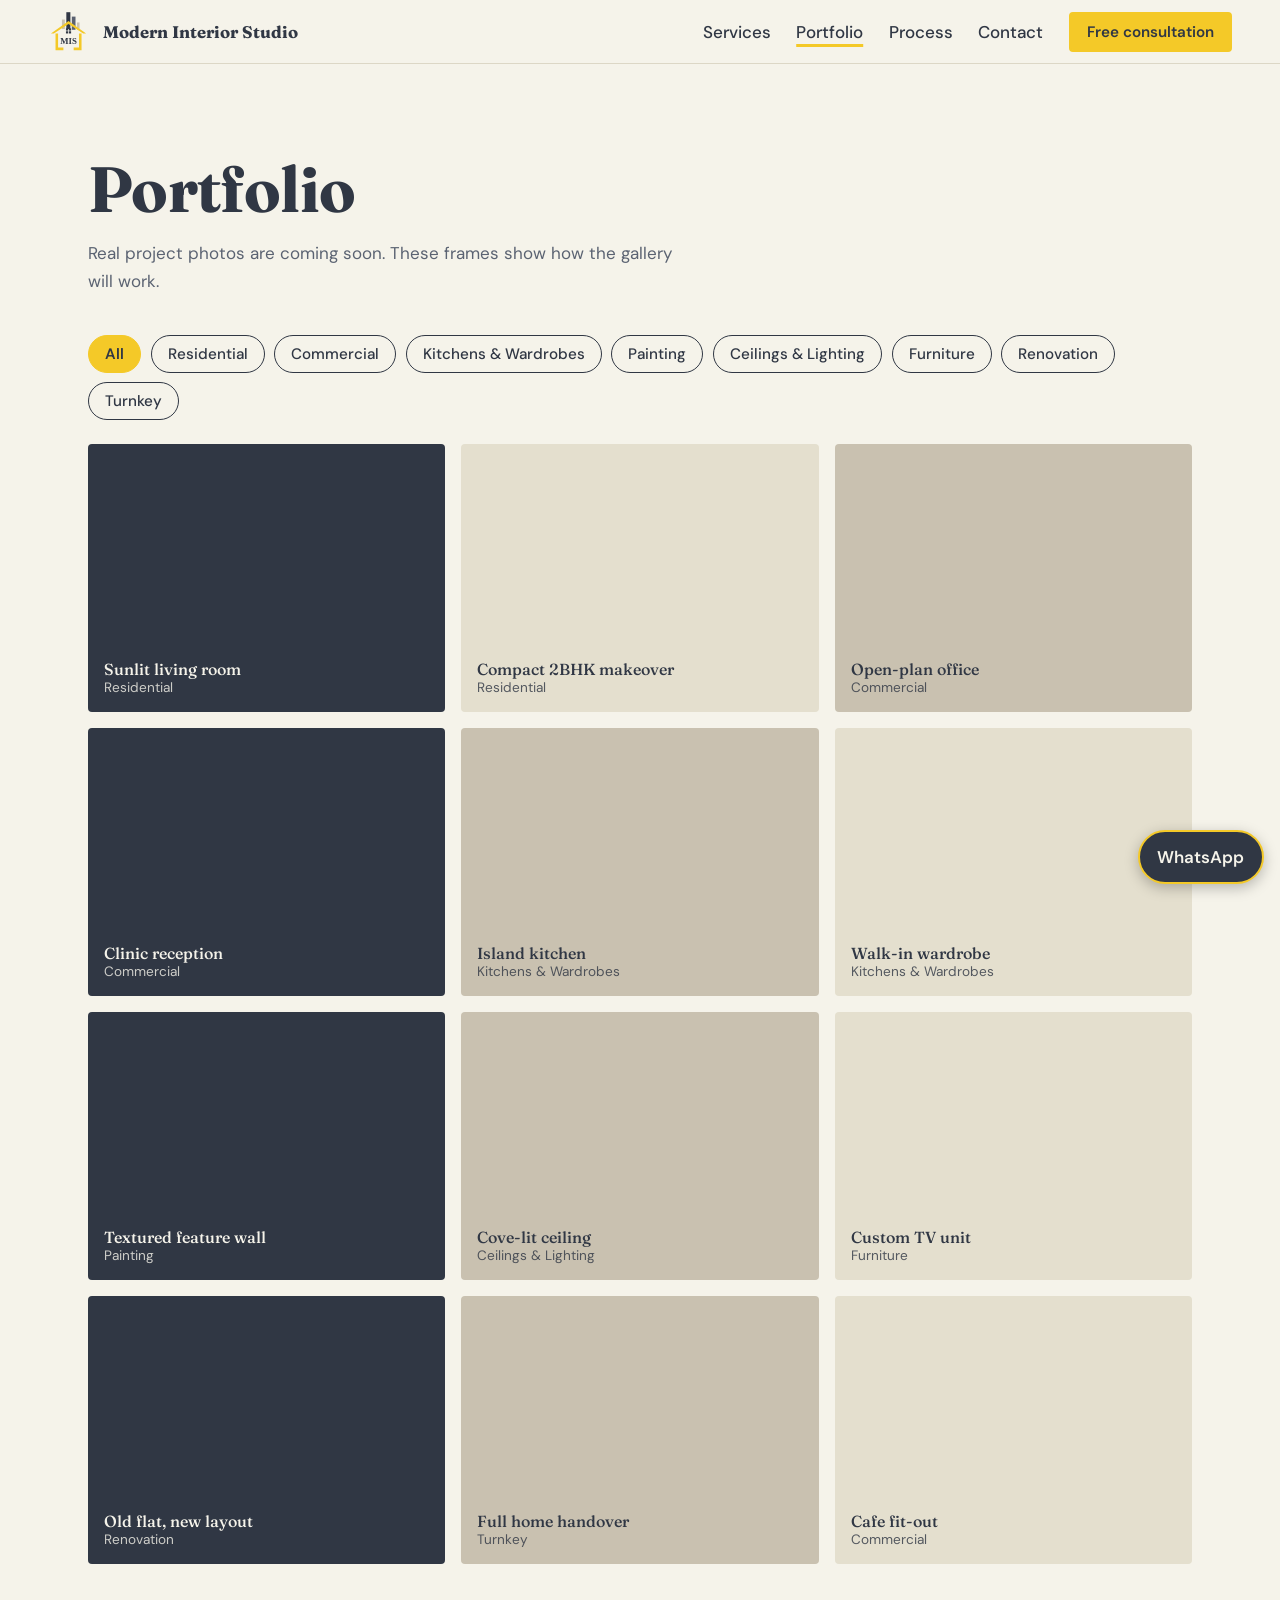
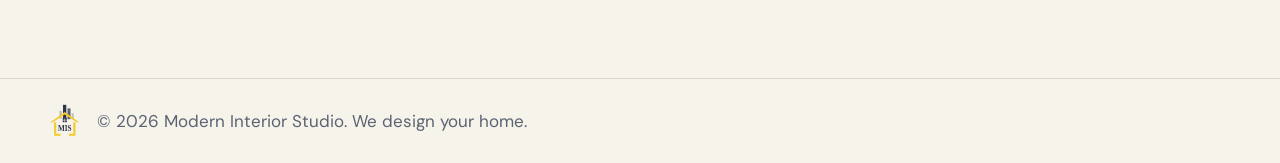
<file: portfolio.html>
<!DOCTYPE html>
<html lang="en"><head><meta charset="utf-8"><meta name="viewport" content="width=device-width, initial-scale=1">
<title>Portfolio | Modern Interior Studio</title><meta name="description" content="Selected interior projects by Modern Interior Studio: residential, commercial, kitchens, wardrobes, ceilings, furniture, renovation and turnkey.">
<link rel="canonical" href="https://moderninteriorstudio.com/portfolio.html"><link rel="icon" href="logo.svg" type="image/svg+xml">
<link rel="preconnect" href="https://fonts.googleapis.com"><link rel="preconnect" href="https://fonts.gstatic.com" crossorigin>
<link href="https://fonts.googleapis.com/css2?family=DM+Sans:wght@400;500;600&family=Fraunces:ital,opsz,wght@0,9..144,500;0,9..144,700;1,9..144,400&display=swap" rel="stylesheet">
<link rel="stylesheet" href="styles.css"></head><body>
<header class="top"><a class="brand" href="index.html" aria-label="Modern Interior Studio home"><img src="logo.svg" alt="" width="44" height="44"><span>Modern Interior Studio</span></a>
<button class="menu-btn" aria-expanded="false" aria-controls="nav">Menu</button><nav id="nav"><a href="services.html">Services</a><a href="portfolio.html" aria-current="page">Portfolio</a><a href="index.html#process">Process</a><a href="index.html#contact">Contact</a><a class="btn btn-sm" href="index.html#contact">Free consultation</a></nav></header><main><section class="sec"><h1 class="ph1">Portfolio</h1><p class="lead">Real project photos are coming soon. These frames show how the gallery will work.</p>
<div class="chips" role="group" aria-label="Filter projects by type"><button class="chip" aria-pressed="true" data-f="all">All</button><button class="chip" aria-pressed="false" data-f="Residential">Residential</button><button class="chip" aria-pressed="false" data-f="Commercial">Commercial</button><button class="chip" aria-pressed="false" data-f="Kitchens &amp; Wardrobes">Kitchens &amp; Wardrobes</button><button class="chip" aria-pressed="false" data-f="Painting">Painting</button><button class="chip" aria-pressed="false" data-f="Ceilings &amp; Lighting">Ceilings &amp; Lighting</button><button class="chip" aria-pressed="false" data-f="Furniture">Furniture</button><button class="chip" aria-pressed="false" data-f="Renovation">Renovation</button><button class="chip" aria-pressed="false" data-f="Turnkey">Turnkey</button></div><div class="grid" id="pgrid"><figure class="ph t1" data-cat="Residential"><figcaption>Sunlit living room<small>Residential</small></figcaption></figure><figure class="ph t3" data-cat="Residential"><figcaption>Compact 2BHK makeover<small>Residential</small></figcaption></figure><figure class="ph t2" data-cat="Commercial"><figcaption>Open-plan office<small>Commercial</small></figcaption></figure><figure class="ph t1" data-cat="Commercial"><figcaption>Clinic reception<small>Commercial</small></figcaption></figure><figure class="ph t2" data-cat="Kitchens &amp; Wardrobes"><figcaption>Island kitchen<small>Kitchens &amp; Wardrobes</small></figcaption></figure><figure class="ph t3" data-cat="Kitchens &amp; Wardrobes"><figcaption>Walk-in wardrobe<small>Kitchens &amp; Wardrobes</small></figcaption></figure><figure class="ph t1" data-cat="Painting"><figcaption>Textured feature wall<small>Painting</small></figcaption></figure><figure class="ph t2" data-cat="Ceilings &amp; Lighting"><figcaption>Cove-lit ceiling<small>Ceilings &amp; Lighting</small></figcaption></figure><figure class="ph t3" data-cat="Furniture"><figcaption>Custom TV unit<small>Furniture</small></figcaption></figure><figure class="ph t1" data-cat="Renovation"><figcaption>Old flat, new layout<small>Renovation</small></figcaption></figure><figure class="ph t2" data-cat="Turnkey"><figcaption>Full home handover<small>Turnkey</small></figcaption></figure><figure class="ph t3" data-cat="Commercial"><figcaption>Cafe fit-out<small>Commercial</small></figcaption></figure></div><p class="status" id="count" role="status"></p></section></main><footer class="foot"><img src="logo.svg" alt="" width="36" height="36"><p>&copy; <span id="yr">2026</span> Modern Interior Studio. We design your home.</p></footer>
<a class="wa" href="https://wa.me/919911583548" target="_blank" rel="noopener" aria-label="Chat on WhatsApp">WhatsApp</a><script src="main.js"></script></body></html>
</file>
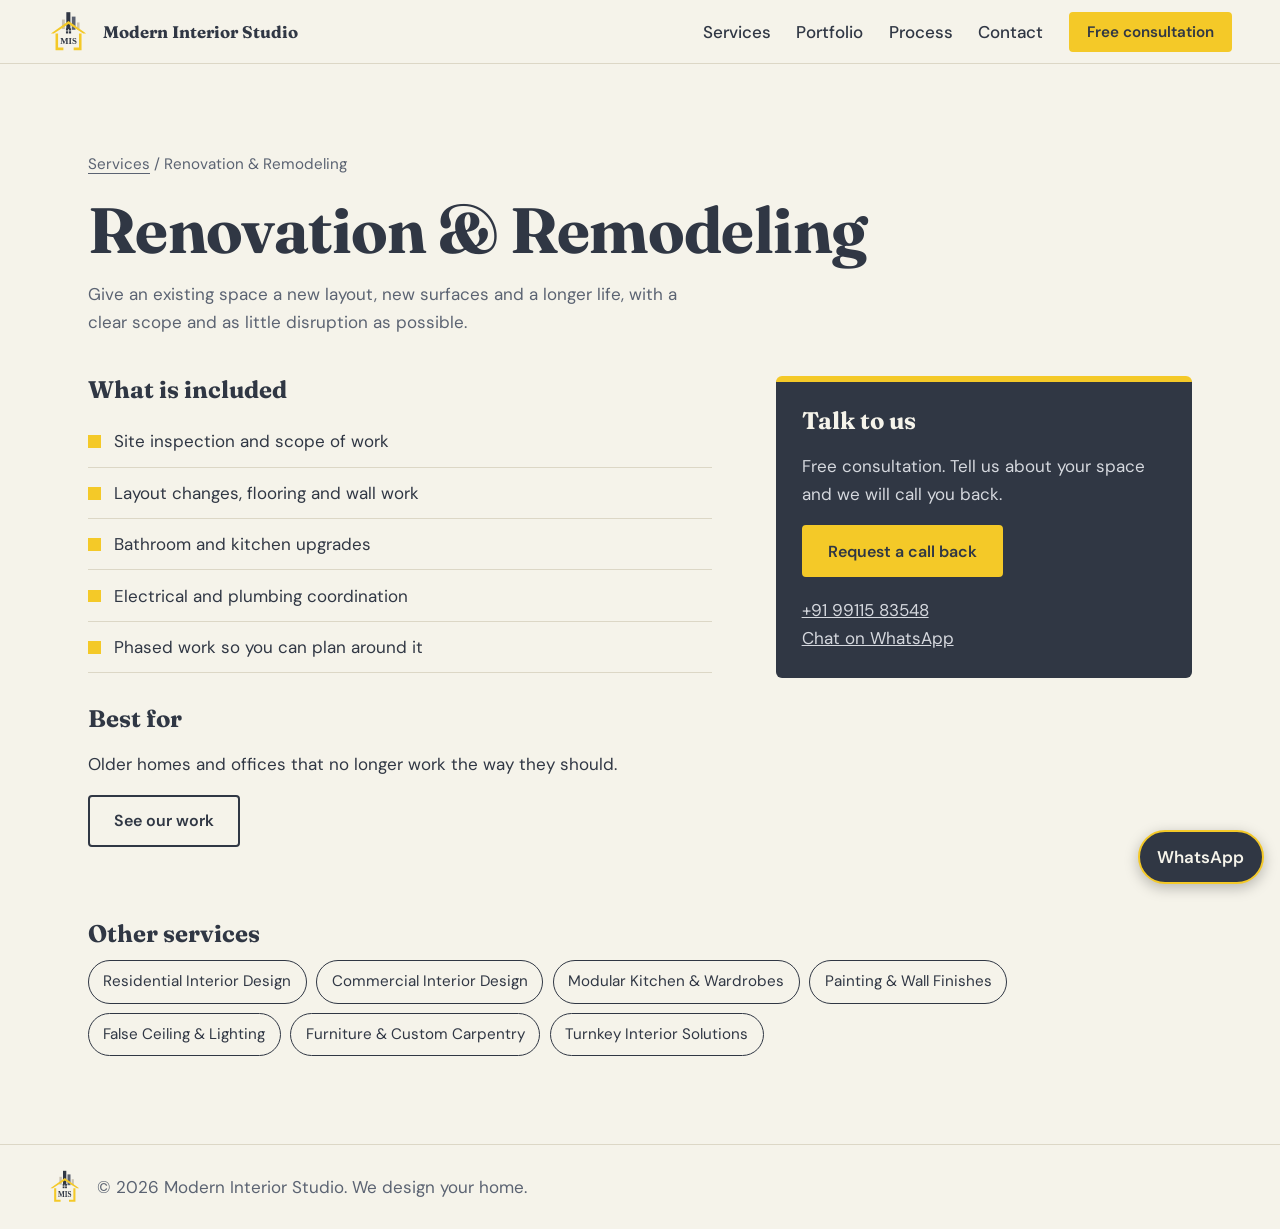
<file: renovation-remodeling.html>
<!DOCTYPE html>
<html lang="en"><head><meta charset="utf-8"><meta name="viewport" content="width=device-width, initial-scale=1">
<title>Renovation &amp; Remodeling | Modern Interior Studio</title><meta name="description" content="Give an existing space a new layout, new surfaces and a longer life, with a clear scope and as little disruption as possible.">
<link rel="canonical" href="https://moderninteriorstudio.com/renovation-remodeling.html"><link rel="icon" href="logo.svg" type="image/svg+xml">
<link rel="preconnect" href="https://fonts.googleapis.com"><link rel="preconnect" href="https://fonts.gstatic.com" crossorigin>
<link href="https://fonts.googleapis.com/css2?family=DM+Sans:wght@400;500;600&family=Fraunces:ital,opsz,wght@0,9..144,500;0,9..144,700;1,9..144,400&display=swap" rel="stylesheet">
<link rel="stylesheet" href="styles.css"></head><body>
<header class="top"><a class="brand" href="index.html" aria-label="Modern Interior Studio home"><img src="logo.svg" alt="" width="44" height="44"><span>Modern Interior Studio</span></a>
<button class="menu-btn" aria-expanded="false" aria-controls="nav">Menu</button><nav id="nav"><a href="services.html">Services</a><a href="portfolio.html">Portfolio</a><a href="index.html#process">Process</a><a href="index.html#contact">Contact</a><a class="btn btn-sm" href="index.html#contact">Free consultation</a></nav></header><main><section class="sec"><p class="crumb"><a href="services.html">Services</a> / Renovation &amp; Remodeling</p>
<h1 class="ph1">Renovation &amp; Remodeling</h1><p class="lead">Give an existing space a new layout, new surfaces and a longer life, with a clear scope and as little disruption as possible.</p>
<div class="two"><div><h2 class="h3">What is included</h2><ul class="incl"><li>Site inspection and scope of work</li><li>Layout changes, flooring and wall work</li><li>Bathroom and kitchen upgrades</li><li>Electrical and plumbing coordination</li><li>Phased work so you can plan around it</li></ul>
<h2 class="h3">Best for</h2><p>Older homes and offices that no longer work the way they should.</p><p><a class="btn btn-ghost" href="portfolio.html">See our work</a></p></div><aside class="side"><h3>Talk to us</h3><p>Free consultation. Tell us about your space and we will call you back.</p>
<a class="btn" href="index.html#contact">Request a call back</a><p class="sm"><a href="tel:+919911583548">+91 99115 83548</a><br><a href="https://wa.me/919911583548" target="_blank" rel="noopener">Chat on WhatsApp</a></p></aside></div>
<h2 class="h3 rel-h">Other services</h2><ul class="rel"><li><a href="residential-interior-design.html">Residential Interior Design</a></li><li><a href="commercial-interior-design.html">Commercial Interior Design</a></li><li><a href="modular-kitchen-wardrobes.html">Modular Kitchen &amp; Wardrobes</a></li><li><a href="painting-wall-finishes.html">Painting &amp; Wall Finishes</a></li><li><a href="false-ceiling-lighting.html">False Ceiling &amp; Lighting</a></li><li><a href="furniture-custom-carpentry.html">Furniture &amp; Custom Carpentry</a></li><li><a href="turnkey-interior-solutions.html">Turnkey Interior Solutions</a></li></ul></section></main><footer class="foot"><img src="logo.svg" alt="" width="36" height="36"><p>&copy; <span id="yr">2026</span> Modern Interior Studio. We design your home.</p></footer>
<a class="wa" href="https://wa.me/919911583548" target="_blank" rel="noopener" aria-label="Chat on WhatsApp">WhatsApp</a><script src="main.js"></script></body></html>
</file>
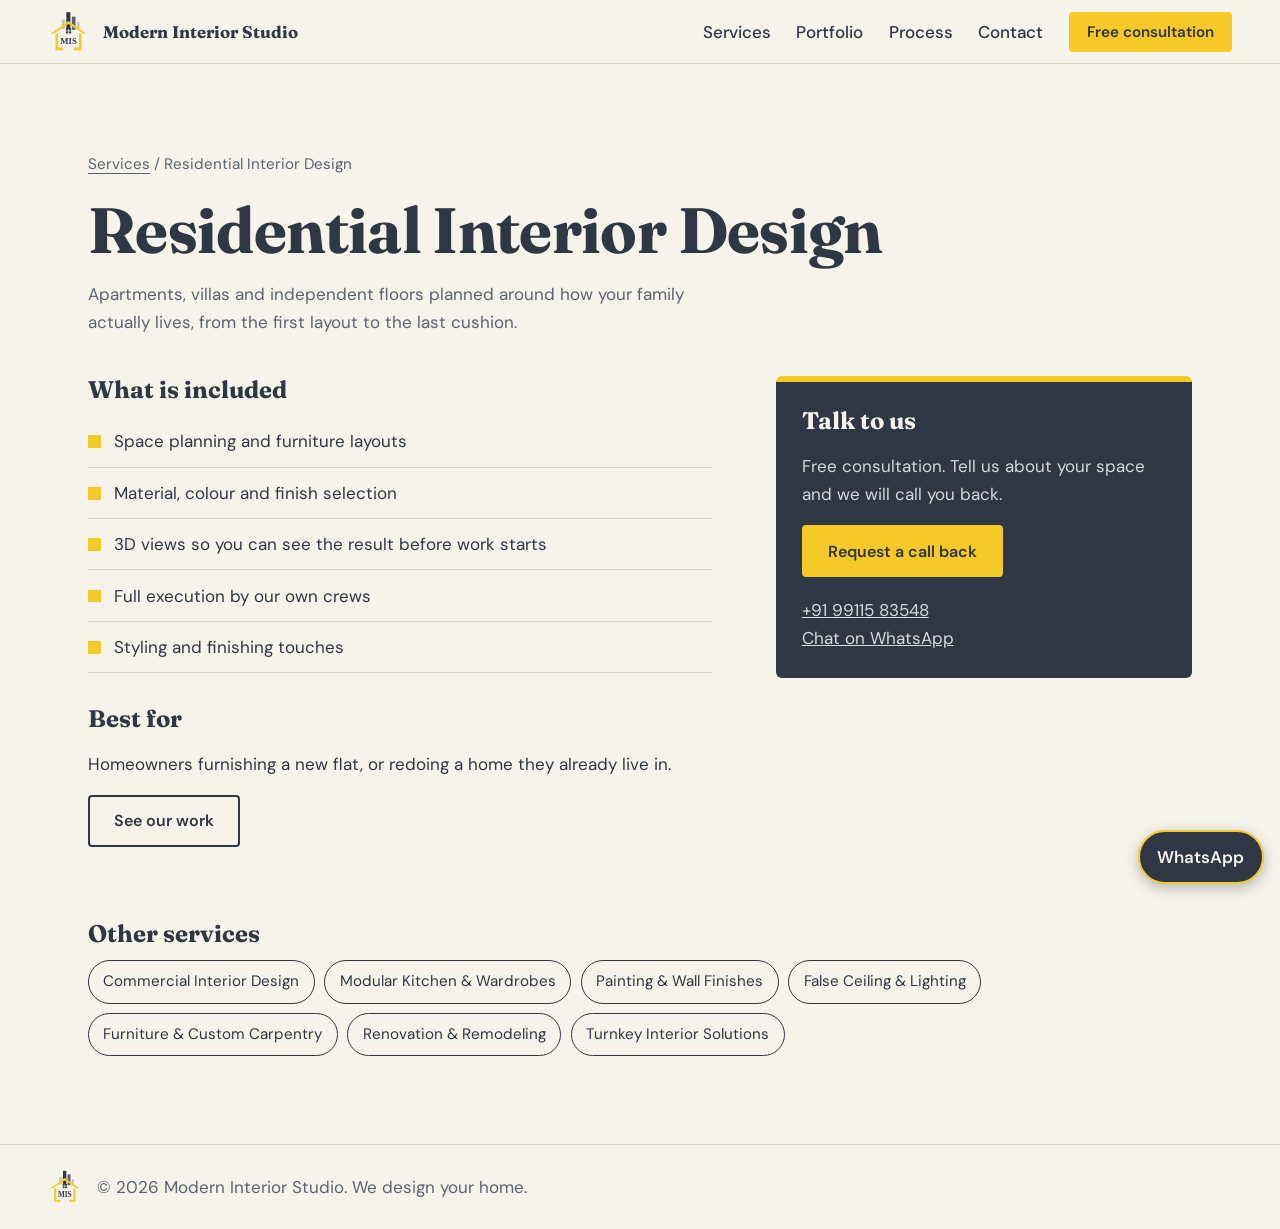
<file: residential-interior-design.html>
<!DOCTYPE html>
<html lang="en"><head><meta charset="utf-8"><meta name="viewport" content="width=device-width, initial-scale=1">
<title>Residential Interior Design | Modern Interior Studio</title><meta name="description" content="Apartments, villas and independent floors planned around how your family actually lives, from the first layout to the last cushion.">
<link rel="canonical" href="https://moderninteriorstudio.com/residential-interior-design.html"><link rel="icon" href="logo.svg" type="image/svg+xml">
<link rel="preconnect" href="https://fonts.googleapis.com"><link rel="preconnect" href="https://fonts.gstatic.com" crossorigin>
<link href="https://fonts.googleapis.com/css2?family=DM+Sans:wght@400;500;600&family=Fraunces:ital,opsz,wght@0,9..144,500;0,9..144,700;1,9..144,400&display=swap" rel="stylesheet">
<link rel="stylesheet" href="styles.css"></head><body>
<header class="top"><a class="brand" href="index.html" aria-label="Modern Interior Studio home"><img src="logo.svg" alt="" width="44" height="44"><span>Modern Interior Studio</span></a>
<button class="menu-btn" aria-expanded="false" aria-controls="nav">Menu</button><nav id="nav"><a href="services.html">Services</a><a href="portfolio.html">Portfolio</a><a href="index.html#process">Process</a><a href="index.html#contact">Contact</a><a class="btn btn-sm" href="index.html#contact">Free consultation</a></nav></header><main><section class="sec"><p class="crumb"><a href="services.html">Services</a> / Residential Interior Design</p>
<h1 class="ph1">Residential Interior Design</h1><p class="lead">Apartments, villas and independent floors planned around how your family actually lives, from the first layout to the last cushion.</p>
<div class="two"><div><h2 class="h3">What is included</h2><ul class="incl"><li>Space planning and furniture layouts</li><li>Material, colour and finish selection</li><li>3D views so you can see the result before work starts</li><li>Full execution by our own crews</li><li>Styling and finishing touches</li></ul>
<h2 class="h3">Best for</h2><p>Homeowners furnishing a new flat, or redoing a home they already live in.</p><p><a class="btn btn-ghost" href="portfolio.html">See our work</a></p></div><aside class="side"><h3>Talk to us</h3><p>Free consultation. Tell us about your space and we will call you back.</p>
<a class="btn" href="index.html#contact">Request a call back</a><p class="sm"><a href="tel:+919911583548">+91 99115 83548</a><br><a href="https://wa.me/919911583548" target="_blank" rel="noopener">Chat on WhatsApp</a></p></aside></div>
<h2 class="h3 rel-h">Other services</h2><ul class="rel"><li><a href="commercial-interior-design.html">Commercial Interior Design</a></li><li><a href="modular-kitchen-wardrobes.html">Modular Kitchen &amp; Wardrobes</a></li><li><a href="painting-wall-finishes.html">Painting &amp; Wall Finishes</a></li><li><a href="false-ceiling-lighting.html">False Ceiling &amp; Lighting</a></li><li><a href="furniture-custom-carpentry.html">Furniture &amp; Custom Carpentry</a></li><li><a href="renovation-remodeling.html">Renovation &amp; Remodeling</a></li><li><a href="turnkey-interior-solutions.html">Turnkey Interior Solutions</a></li></ul></section></main><footer class="foot"><img src="logo.svg" alt="" width="36" height="36"><p>&copy; <span id="yr">2026</span> Modern Interior Studio. We design your home.</p></footer>
<a class="wa" href="https://wa.me/919911583548" target="_blank" rel="noopener" aria-label="Chat on WhatsApp">WhatsApp</a><script src="main.js"></script></body></html>
</file>
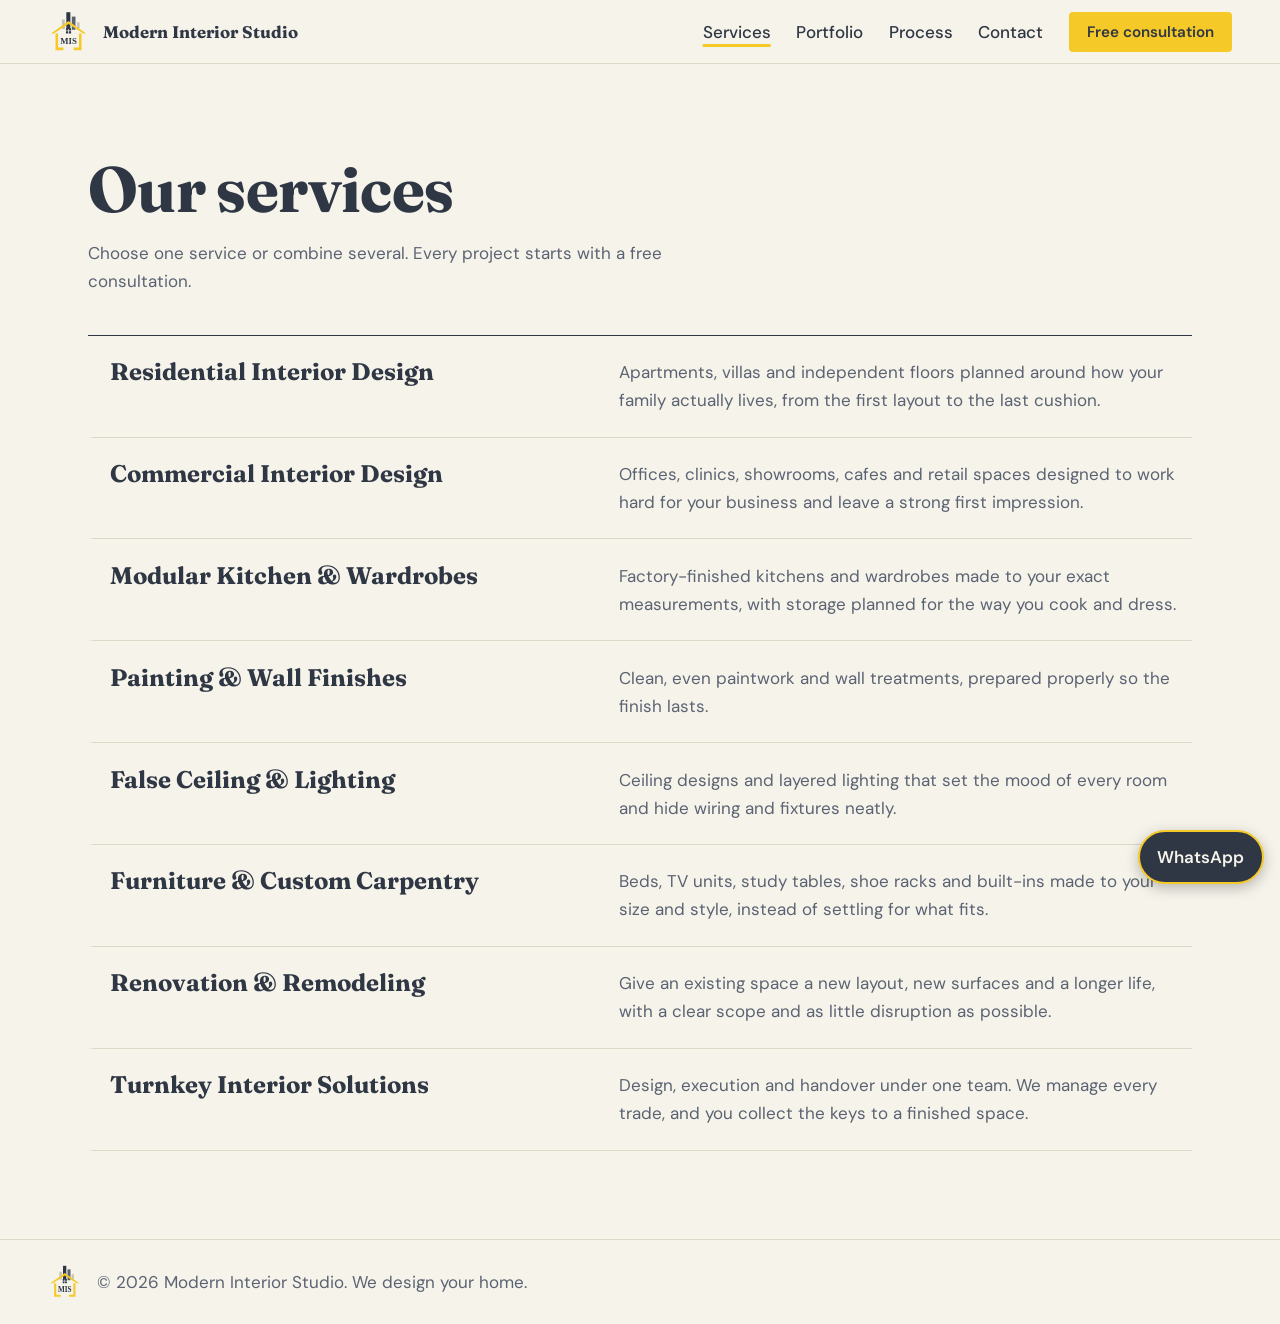
<file: services.html>
<!DOCTYPE html>
<html lang="en"><head><meta charset="utf-8"><meta name="viewport" content="width=device-width, initial-scale=1">
<title>Our Services | Modern Interior Studio</title><meta name="description" content="Residential and commercial interiors, modular kitchens, wardrobes, false ceilings, painting, carpentry, renovation and turnkey solutions. Delhi-based, PAN India.">
<link rel="canonical" href="https://moderninteriorstudio.com/services.html"><link rel="icon" href="logo.svg" type="image/svg+xml">
<link rel="preconnect" href="https://fonts.googleapis.com"><link rel="preconnect" href="https://fonts.gstatic.com" crossorigin>
<link href="https://fonts.googleapis.com/css2?family=DM+Sans:wght@400;500;600&family=Fraunces:ital,opsz,wght@0,9..144,500;0,9..144,700;1,9..144,400&display=swap" rel="stylesheet">
<link rel="stylesheet" href="styles.css"></head><body>
<header class="top"><a class="brand" href="index.html" aria-label="Modern Interior Studio home"><img src="logo.svg" alt="" width="44" height="44"><span>Modern Interior Studio</span></a>
<button class="menu-btn" aria-expanded="false" aria-controls="nav">Menu</button><nav id="nav"><a href="services.html" aria-current="page">Services</a><a href="portfolio.html">Portfolio</a><a href="index.html#process">Process</a><a href="index.html#contact">Contact</a><a class="btn btn-sm" href="index.html#contact">Free consultation</a></nav></header><main><section class="sec"><h1 class="ph1">Our services</h1><p class="lead">Choose one service or combine several. Every project starts with a free consultation.</p><ul class="svc" style="margin-top:0"><li><h3><a href="residential-interior-design.html">Residential Interior Design</a></h3><p>Apartments, villas and independent floors planned around how your family actually lives, from the first layout to the last cushion.</p></li><li><h3><a href="commercial-interior-design.html">Commercial Interior Design</a></h3><p>Offices, clinics, showrooms, cafes and retail spaces designed to work hard for your business and leave a strong first impression.</p></li><li><h3><a href="modular-kitchen-wardrobes.html">Modular Kitchen &amp; Wardrobes</a></h3><p>Factory-finished kitchens and wardrobes made to your exact measurements, with storage planned for the way you cook and dress.</p></li><li><h3><a href="painting-wall-finishes.html">Painting &amp; Wall Finishes</a></h3><p>Clean, even paintwork and wall treatments, prepared properly so the finish lasts.</p></li><li><h3><a href="false-ceiling-lighting.html">False Ceiling &amp; Lighting</a></h3><p>Ceiling designs and layered lighting that set the mood of every room and hide wiring and fixtures neatly.</p></li><li><h3><a href="furniture-custom-carpentry.html">Furniture &amp; Custom Carpentry</a></h3><p>Beds, TV units, study tables, shoe racks and built-ins made to your size and style, instead of settling for what fits.</p></li><li><h3><a href="renovation-remodeling.html">Renovation &amp; Remodeling</a></h3><p>Give an existing space a new layout, new surfaces and a longer life, with a clear scope and as little disruption as possible.</p></li><li><h3><a href="turnkey-interior-solutions.html">Turnkey Interior Solutions</a></h3><p>Design, execution and handover under one team. We manage every trade, and you collect the keys to a finished space.</p></li></ul></section></main><footer class="foot"><img src="logo.svg" alt="" width="36" height="36"><p>&copy; <span id="yr">2026</span> Modern Interior Studio. We design your home.</p></footer>
<a class="wa" href="https://wa.me/919911583548" target="_blank" rel="noopener" aria-label="Chat on WhatsApp">WhatsApp</a><script src="main.js"></script></body></html>
</file>
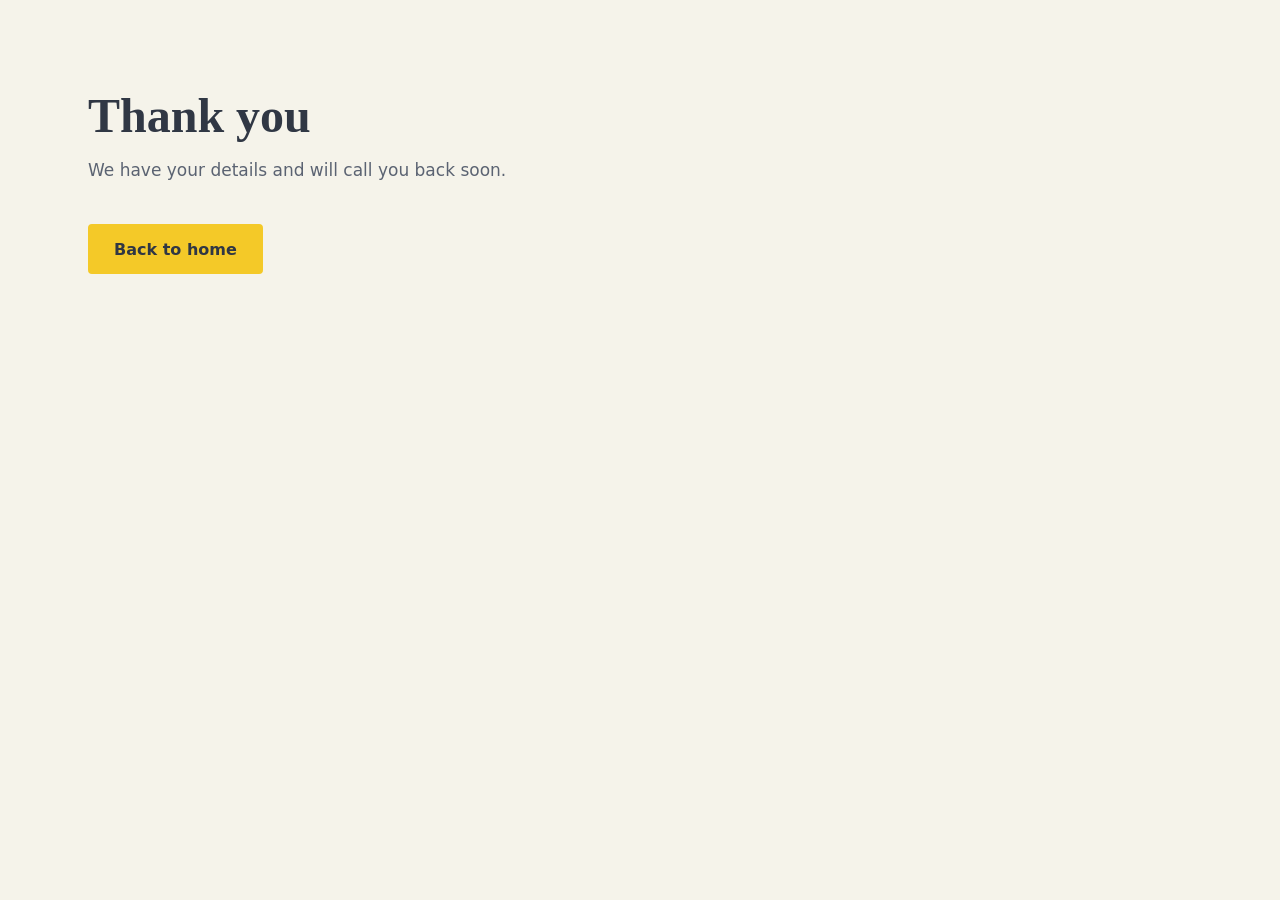
<file: thanks.html>
<!DOCTYPE html><html lang="en"><head><meta charset="utf-8"><meta name="viewport" content="width=device-width, initial-scale=1"><title>Thank you | Modern Interior Studio</title><link rel="stylesheet" href="styles.css"></head>
<body><main class="sec" style="min-height:70vh"><h2>Thank you</h2><p class="lead">We have your details and will call you back soon.</p><a class="btn" href="/">Back to home</a></main></body></html>
</file>
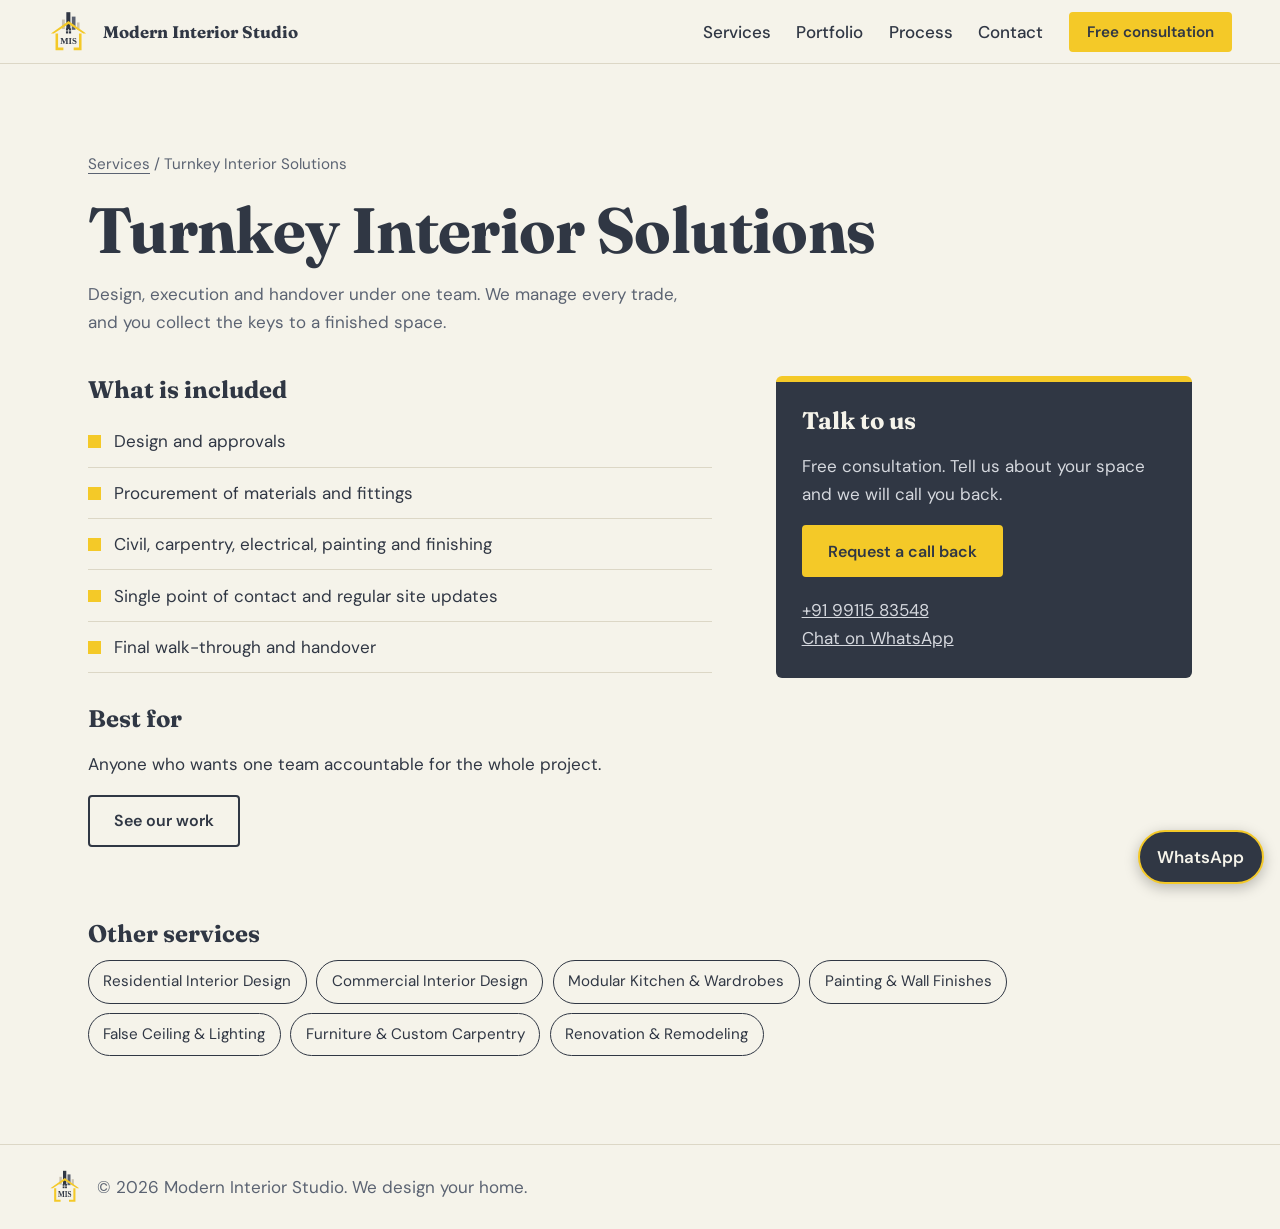
<file: turnkey-interior-solutions.html>
<!DOCTYPE html>
<html lang="en"><head><meta charset="utf-8"><meta name="viewport" content="width=device-width, initial-scale=1">
<title>Turnkey Interior Solutions | Modern Interior Studio</title><meta name="description" content="Design, execution and handover under one team. We manage every trade, and you collect the keys to a finished space.">
<link rel="canonical" href="https://moderninteriorstudio.com/turnkey-interior-solutions.html"><link rel="icon" href="logo.svg" type="image/svg+xml">
<link rel="preconnect" href="https://fonts.googleapis.com"><link rel="preconnect" href="https://fonts.gstatic.com" crossorigin>
<link href="https://fonts.googleapis.com/css2?family=DM+Sans:wght@400;500;600&family=Fraunces:ital,opsz,wght@0,9..144,500;0,9..144,700;1,9..144,400&display=swap" rel="stylesheet">
<link rel="stylesheet" href="styles.css"></head><body>
<header class="top"><a class="brand" href="index.html" aria-label="Modern Interior Studio home"><img src="logo.svg" alt="" width="44" height="44"><span>Modern Interior Studio</span></a>
<button class="menu-btn" aria-expanded="false" aria-controls="nav">Menu</button><nav id="nav"><a href="services.html">Services</a><a href="portfolio.html">Portfolio</a><a href="index.html#process">Process</a><a href="index.html#contact">Contact</a><a class="btn btn-sm" href="index.html#contact">Free consultation</a></nav></header><main><section class="sec"><p class="crumb"><a href="services.html">Services</a> / Turnkey Interior Solutions</p>
<h1 class="ph1">Turnkey Interior Solutions</h1><p class="lead">Design, execution and handover under one team. We manage every trade, and you collect the keys to a finished space.</p>
<div class="two"><div><h2 class="h3">What is included</h2><ul class="incl"><li>Design and approvals</li><li>Procurement of materials and fittings</li><li>Civil, carpentry, electrical, painting and finishing</li><li>Single point of contact and regular site updates</li><li>Final walk-through and handover</li></ul>
<h2 class="h3">Best for</h2><p>Anyone who wants one team accountable for the whole project.</p><p><a class="btn btn-ghost" href="portfolio.html">See our work</a></p></div><aside class="side"><h3>Talk to us</h3><p>Free consultation. Tell us about your space and we will call you back.</p>
<a class="btn" href="index.html#contact">Request a call back</a><p class="sm"><a href="tel:+919911583548">+91 99115 83548</a><br><a href="https://wa.me/919911583548" target="_blank" rel="noopener">Chat on WhatsApp</a></p></aside></div>
<h2 class="h3 rel-h">Other services</h2><ul class="rel"><li><a href="residential-interior-design.html">Residential Interior Design</a></li><li><a href="commercial-interior-design.html">Commercial Interior Design</a></li><li><a href="modular-kitchen-wardrobes.html">Modular Kitchen &amp; Wardrobes</a></li><li><a href="painting-wall-finishes.html">Painting &amp; Wall Finishes</a></li><li><a href="false-ceiling-lighting.html">False Ceiling &amp; Lighting</a></li><li><a href="furniture-custom-carpentry.html">Furniture &amp; Custom Carpentry</a></li><li><a href="renovation-remodeling.html">Renovation &amp; Remodeling</a></li></ul></section></main><footer class="foot"><img src="logo.svg" alt="" width="36" height="36"><p>&copy; <span id="yr">2026</span> Modern Interior Studio. We design your home.</p></footer>
<a class="wa" href="https://wa.me/919911583548" target="_blank" rel="noopener" aria-label="Chat on WhatsApp">WhatsApp</a><script src="main.js"></script></body></html>
</file>
<file: styles.css>
:root{--navy:#303744;--yellow:#F4C928;--cream:#F5F3EA;--soft:#5b6372;--line:#dcd7c6;--sand:#c9c1b0;--serif:'Fraunces',Georgia,serif;--sans:'DM Sans',system-ui,sans-serif}
*{box-sizing:border-box}html{scroll-behavior:smooth;scroll-padding-top:80px}
body{margin:0;background:var(--cream);color:var(--navy);font:400 1.0625rem/1.65 var(--sans)}
a{color:inherit}img{max-width:100%}
:focus-visible{outline:3px solid var(--navy);outline-offset:3px}
h1,h2,h3{font-family:var(--serif);line-height:1.15;margin:0}
.top{position:sticky;top:0;z-index:10;display:flex;align-items:center;justify-content:space-between;gap:1rem;padding:.6rem clamp(1rem,4vw,3rem);background:rgba(245,243,234,.94);backdrop-filter:blur(8px);border-bottom:1px solid var(--line)}
.brand{display:flex;align-items:center;gap:.7rem;text-decoration:none;font:700 1.05rem var(--serif)}
nav{display:flex;align-items:center;gap:1.6rem}nav a{text-decoration:none;font-weight:500}nav a:not(.btn):hover{text-decoration:underline;text-decoration-color:var(--yellow);text-decoration-thickness:3px;text-underline-offset:6px}
.menu-btn{display:none;font:500 1rem var(--sans);background:none;border:1px solid var(--navy);padding:.4rem .9rem;border-radius:4px;color:var(--navy)}
.btn{display:inline-block;background:var(--yellow);color:var(--navy);font:600 1rem var(--sans);padding:.85rem 1.5rem;border:2px solid var(--yellow);border-radius:4px;text-decoration:none;cursor:pointer;transition:background .15s}
.btn:hover{background:#e6ba14}.btn-sm{padding:.5rem 1rem;font-size:.95rem}
.btn-ghost{background:transparent;border-color:var(--navy)}.btn-ghost:hover{background:var(--navy);color:var(--cream)}
.hero{display:grid;grid-template-columns:1.1fr .9fr;align-items:center;gap:2rem;padding:clamp(3rem,8vw,6rem) clamp(1rem,4vw,3rem);max-width:1200px;margin:auto}
.hero h1{font-size:clamp(3rem,8vw,6rem);font-weight:700;letter-spacing:-.02em}
.hero p{max-width:34rem;font-size:1.2rem;color:var(--soft);margin:1.5rem 0 2rem}
.actions{display:flex;flex-wrap:wrap;gap:.8rem}
.hero-house{width:100%;height:auto;overflow:visible}
.hero-house .draw{fill:none;stroke:var(--yellow);stroke-width:18;stroke-linejoin:miter;stroke-dasharray:700;stroke-dashoffset:700;animation:draw 1.6s .2s ease-out forwards}
.hero-house .d2{stroke-width:16;animation-delay:.9s}
.bars rect{fill:var(--navy)}.bars rect:nth-child(2){fill:#5A6170}.bars rect:nth-child(3){fill:var(--sand)}.win rect{fill:var(--navy)}
@keyframes draw{to{stroke-dashoffset:0}}
.sec{max-width:1200px;margin:auto;padding:clamp(3rem,7vw,5.5rem) clamp(1rem,4vw,3rem)}
h2{font-size:clamp(2rem,4.5vw,3rem);font-weight:700}
.lead{max-width:38rem;color:var(--soft);margin:.8rem 0 2.5rem}
.svc{list-style:none;margin:0;padding:0;border-top:1px solid var(--navy)}
.svc li{display:grid;grid-template-columns:minmax(0,1fr) minmax(0,1.2fr);gap:1rem 2rem;padding:1.4rem 0 1.4rem 1rem;border-bottom:1px solid var(--line);border-left:6px solid transparent;transition:border-color .2s,background .2s}
.svc li:hover{border-left-color:var(--yellow);background:rgba(244,201,40,.08)}
.svc h3{font-size:1.5rem}.svc p{margin:0;color:var(--soft)}
.band{background:var(--navy);color:var(--cream)}
.band-in{max-width:1200px;margin:auto;padding:clamp(3rem,6vw,4.5rem) clamp(1rem,4vw,3rem);display:grid;grid-template-columns:repeat(3,1fr);gap:2.5rem}
.band h3{font-size:1.5rem;padding-top:1rem;border-top:4px solid var(--yellow);margin-bottom:.6rem}.band p{margin:0;color:#d5d8de}
.steps{list-style:none;counter-reset:s;margin:2.5rem 0 0;padding:0;display:grid;grid-template-columns:repeat(4,1fr);gap:2rem}
.steps li{counter-increment:s;border-top:1px solid var(--navy);padding-top:1rem}
.steps li::before{content:counter(s);display:grid;place-items:center;width:2.2rem;height:2.2rem;background:var(--yellow);font:700 1.1rem var(--serif);border-radius:50%;margin-bottom:.8rem}
.steps h3{font-size:1.4rem;margin-bottom:.4rem}.steps p{margin:0;color:var(--soft)}
.grid{display:grid;grid-template-columns:repeat(3,1fr);gap:1rem}
.ph{margin:0;aspect-ratio:4/3;display:flex;align-items:flex-end;padding:1rem;border-radius:4px;background:var(--sand)}
.ph.t1{background:var(--navy);color:var(--cream)}.ph.t3{background:#e4dfce}
.ph figcaption{font:500 1rem var(--serif)}
.contact{display:grid;grid-template-columns:1fr 1fr;gap:clamp(2rem,5vw,4rem)}
.info{display:grid;grid-template-columns:6rem 1fr;gap:.9rem 1rem;margin:0}.info dt{font-weight:600}.info dd{margin:0}
form{display:grid;gap:1rem;background:#fff;padding:clamp(1.2rem,3vw,2rem);border-radius:6px;border-top:6px solid var(--yellow)}
form label{display:grid;gap:.3rem;font-weight:500;font-size:.95rem}
input,select,textarea{font:inherit;color:var(--navy);padding:.7rem .8rem;border:1px solid #b9b4a3;border-radius:4px;background:#fff;width:100%}
.hp{position:absolute;left:-9999px}.status{margin:0;font-weight:500;min-height:1.5em}
.foot{display:flex;align-items:center;gap:.8rem;padding:1.5rem clamp(1rem,4vw,3rem);border-top:1px solid var(--line);color:var(--soft)}.foot p{margin:0}
.wa{position:fixed;right:1rem;bottom:1rem;background:var(--navy);color:var(--cream);padding:.7rem 1.1rem;border-radius:999px;text-decoration:none;font-weight:600;box-shadow:0 4px 14px rgba(0,0,0,.25);border:2px solid var(--yellow)}
@media(max-width:860px){
.menu-btn{display:block}nav{display:none;position:absolute;top:100%;left:0;right:0;flex-direction:column;align-items:flex-start;gap:1rem;padding:1.2rem;background:var(--cream);border-bottom:1px solid var(--line)}nav.open{display:flex}
.hero,.contact{grid-template-columns:1fr}.hero-house{max-width:340px}
.svc li{grid-template-columns:1fr}.band-in,.steps{grid-template-columns:1fr 1fr}.grid{grid-template-columns:1fr 1fr}}
@media(max-width:520px){.band-in,.steps,.grid{grid-template-columns:1fr}.brand span{font-size:.95rem}}
@media(prefers-reduced-motion:reduce){html{scroll-behavior:auto}.hero-house .draw{animation:none;stroke-dashoffset:0}}
.ph1{font-size:clamp(2.4rem,6vw,4rem);font-weight:700;letter-spacing:-.01em}
.crumb{margin:0 0 1rem;color:var(--soft);font-size:.95rem}.crumb a{text-underline-offset:4px}
.svc h3 a{text-decoration:none}.svc h3 a:hover{text-decoration:underline;text-decoration-color:var(--yellow);text-decoration-thickness:3px;text-underline-offset:5px}
nav a[aria-current]{text-decoration:underline;text-decoration-color:var(--yellow);text-decoration-thickness:3px;text-underline-offset:6px}
.two{display:grid;grid-template-columns:1.5fr 1fr;gap:clamp(2rem,5vw,4rem);align-items:start}
.h3{font-size:1.5rem;margin:0 0 .8rem}.two .h3:not(:first-child){margin-top:2rem}
.incl{list-style:none;margin:0;padding:0}.incl li{padding:.7rem 0 .7rem 1.6rem;border-bottom:1px solid var(--line);position:relative}
.incl li::before{content:"";position:absolute;left:0;top:1.2rem;width:.8rem;height:.8rem;background:var(--yellow)}
.side{background:var(--navy);color:var(--cream);padding:1.6rem;border-radius:6px;border-top:6px solid var(--yellow);position:sticky;top:90px}
.side h3{font-size:1.5rem;margin-bottom:.6rem}.side p{color:#d5d8de}.side .sm{margin:1.2rem 0 0}
.rel-h{margin-top:3.5rem}.rel{list-style:none;margin:0;padding:0;display:flex;flex-wrap:wrap;gap:.6rem}
.rel a{display:block;padding:.5rem .9rem;border:1px solid var(--navy);border-radius:999px;text-decoration:none;font-size:.95rem}.rel a:hover{background:var(--yellow);border-color:var(--yellow)}
.chips{display:flex;flex-wrap:wrap;gap:.6rem;margin-bottom:1.5rem}
.chip{font:500 .95rem var(--sans);color:var(--navy);background:transparent;border:1px solid var(--navy);border-radius:999px;padding:.5rem 1rem;cursor:pointer}
.chip[aria-pressed=true]{background:var(--yellow);border-color:var(--yellow);font-weight:600}
.ph[hidden]{display:none}.ph small{display:block;font:400 .85rem var(--sans);opacity:.8}
@media(max-width:860px){.two{grid-template-columns:1fr}.side{position:static}}
</file>
